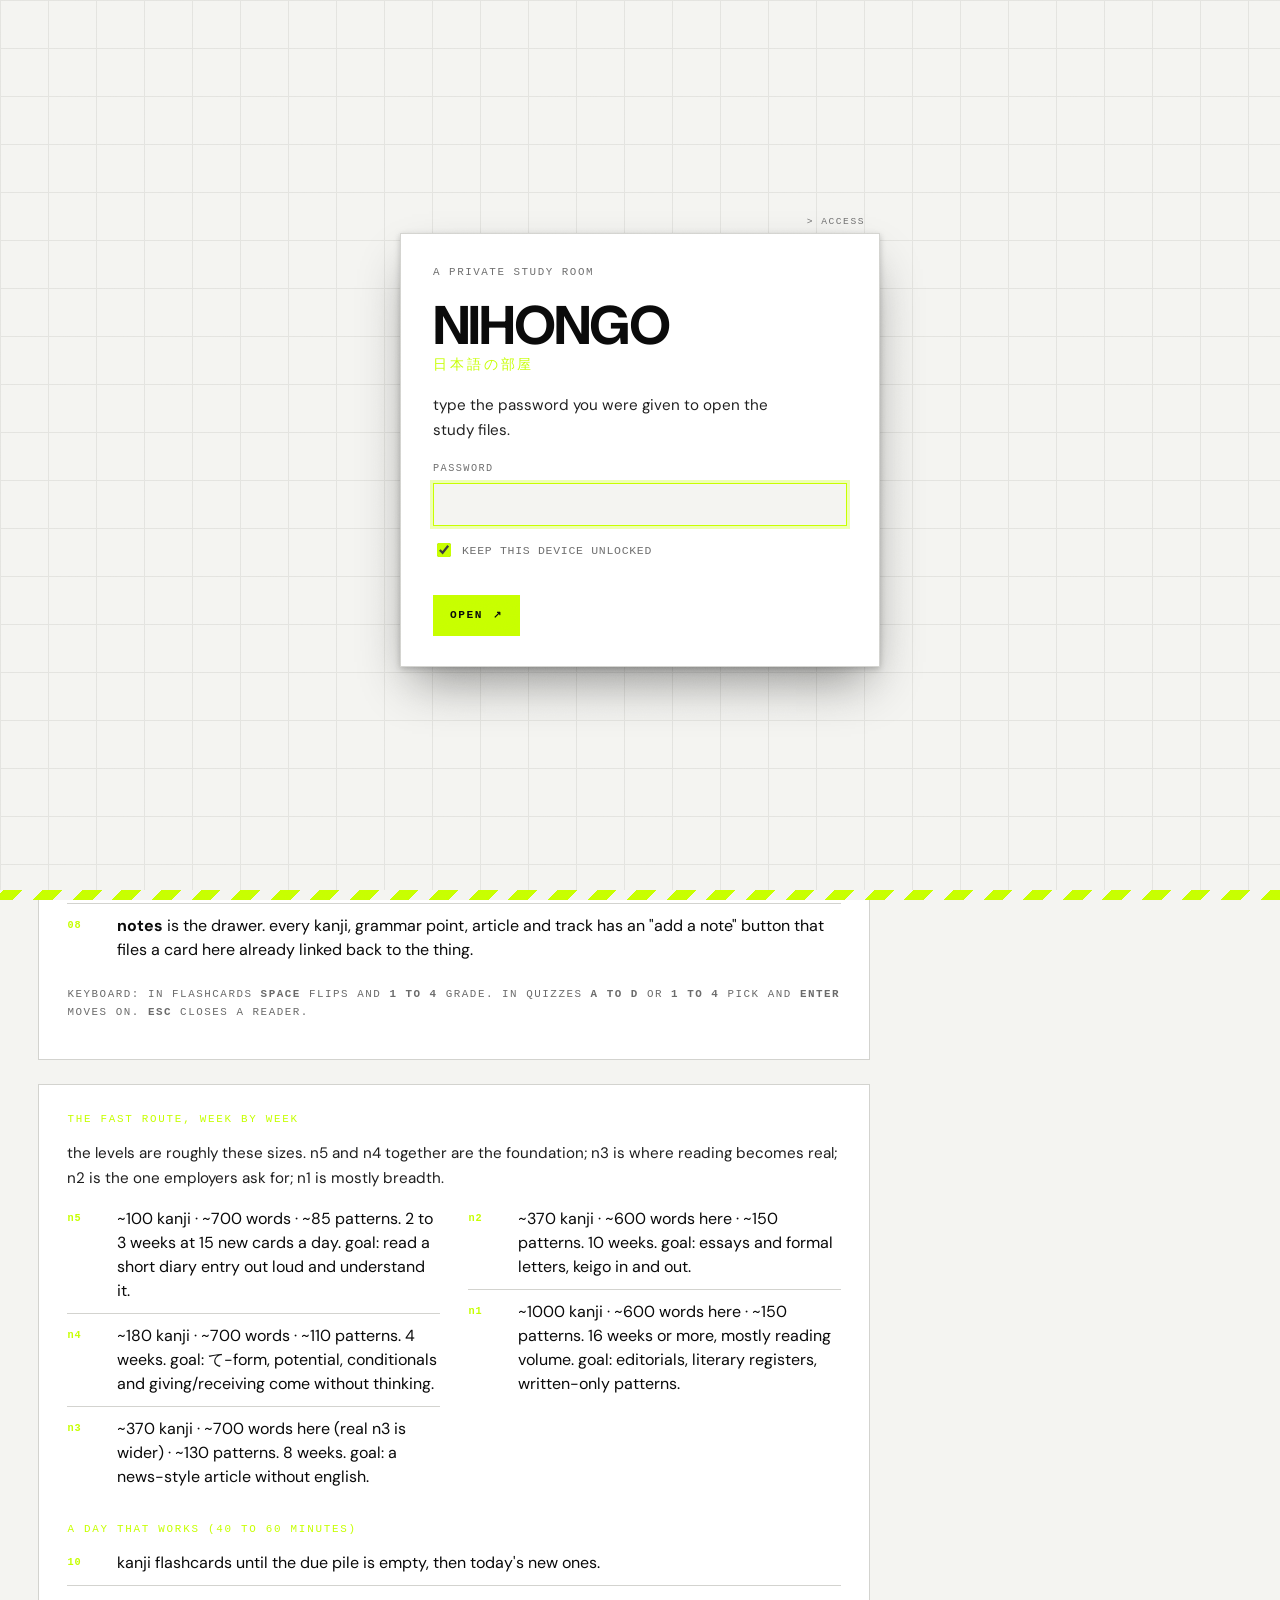
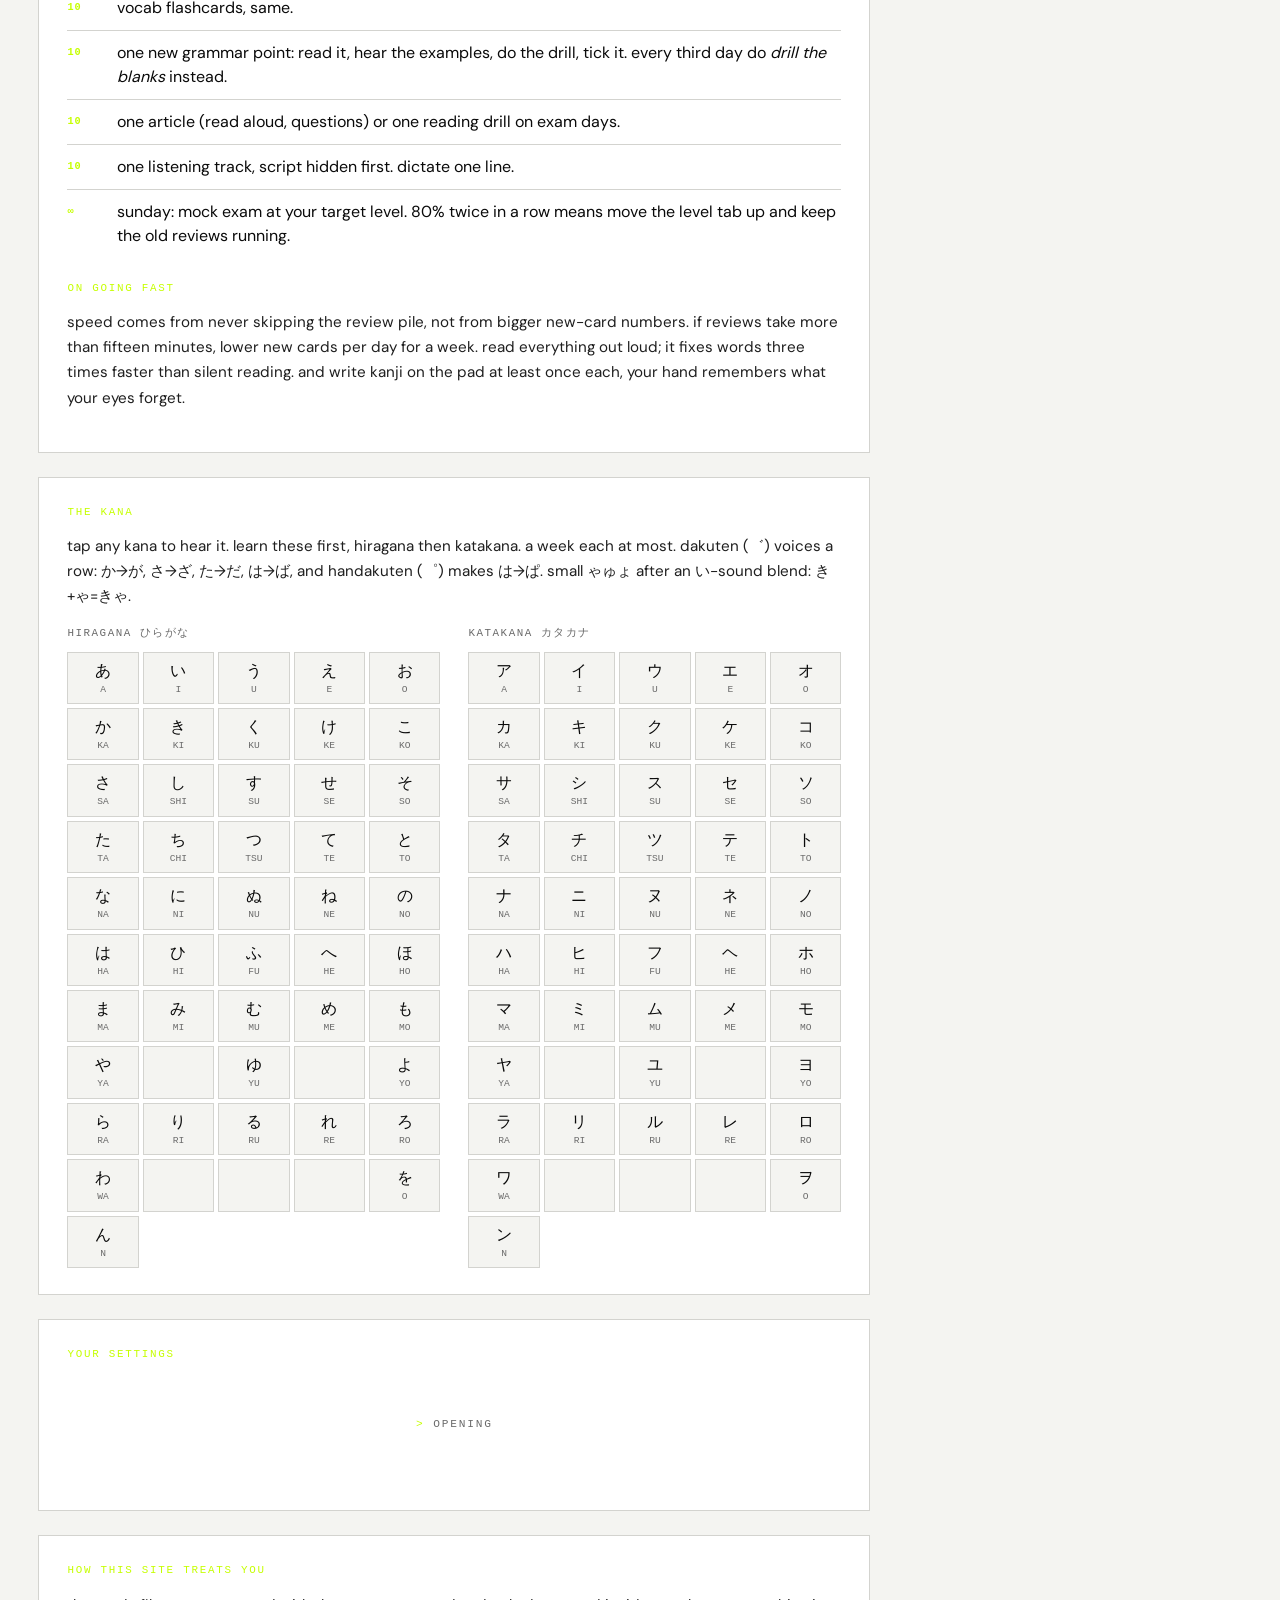
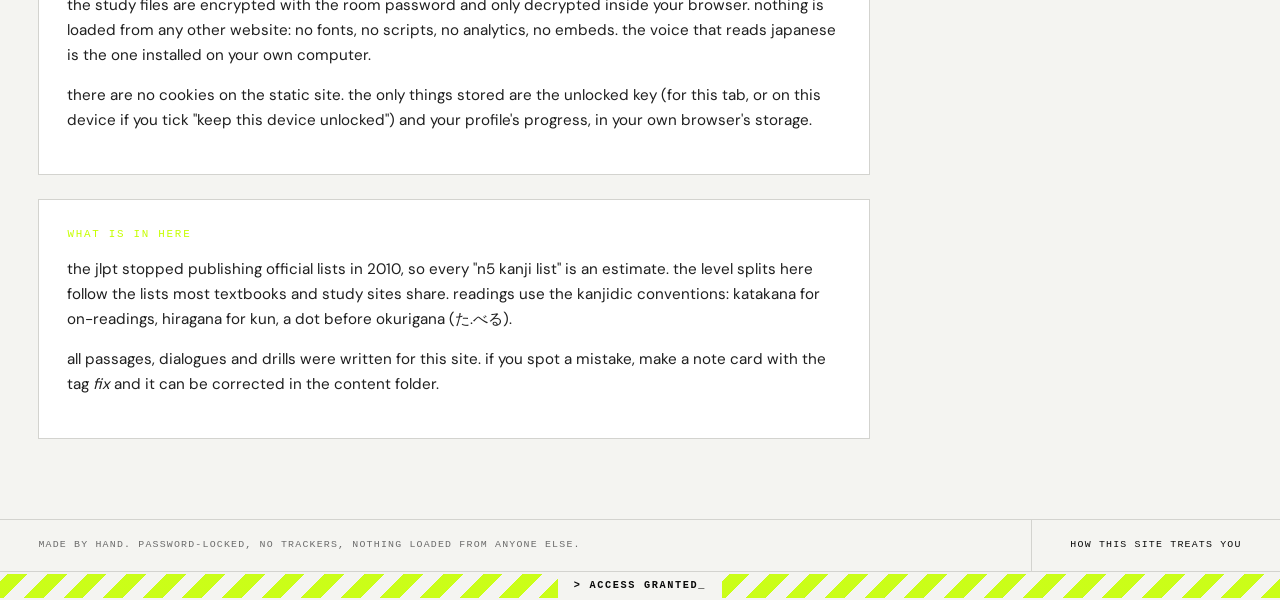
<file: about.html>
<!doctype html>
<html lang="en">
<head>
  <meta charset="utf-8">
  <meta name="viewport" content="width=device-width, initial-scale=1, viewport-fit=cover">
  <meta http-equiv="Content-Security-Policy"
        content="default-src 'none'; script-src 'self'; style-src 'self'; img-src 'self' data:; font-src 'self'; connect-src 'self'; media-src 'self'; form-action 'self'; base-uri 'self'">
  <meta name="referrer" content="no-referrer">
  <meta name="robots" content="noindex, nofollow, noarchive">
  <meta name="color-scheme" content="light dark">
  <title>about · nihongo</title>
  <link rel="stylesheet" href="css/fonts.css?v=20261011012439">
  <link rel="stylesheet" href="css/style.css?v=20261011012439">
  <link rel="stylesheet" href="theme.css?v=20261011012439">
</head>
<body data-page="about">
  <a class="skip" href="#main">Skip to content</a>
  <header class="masthead">
    <a class="masthead-name" href="index.html"><span class="logo-mark" aria-hidden="true"></span><span class="sr">nihongo</span></a>
    <button class="nav-toggle" id="nav-toggle" type="button" aria-expanded="false" aria-controls="primary-nav">menu</button>
    <nav class="masthead-nav" id="primary-nav" aria-label="Primary">
      <a href="daily.html">daily</a><span aria-hidden="true">+</span>
      <a href="index.html">desk</a><span aria-hidden="true">+</span>
      <a href="articles.html">articles</a><span aria-hidden="true">+</span>
      <a href="reading.html">reading</a><span aria-hidden="true">+</span>
      <a href="kanji.html">kanji</a><span aria-hidden="true">+</span>
      <a href="vocab.html">vocab</a><span aria-hidden="true">+</span>
      <a href="grammar.html">grammar</a><span aria-hidden="true">+</span>
      <a href="quiz.html">quizzes</a><span aria-hidden="true">+</span>
      <a href="listening.html">listening</a><span aria-hidden="true">+</span>
      <a href="notes.html">notes</a><span aria-hidden="true">+</span>
      <a href="about.html">about</a><span aria-hidden="true">+</span>
      <button id="furi-toggle" type="button" aria-pressed="true">ふりがな on</button><span aria-hidden="true">+</span>
      <button id="theme-toggle" type="button" aria-pressed="false">light</button>
    </nav>
    <div class="sys" aria-hidden="true">sys_time<br><b id="sys-time">00:00:00</b><br><span id="sys-tz">UTC</span></div>
    <div class="masthead-cta"><a class="btn primary small" href="daily.html">today</a></div>
  </header>

  <main id="main">
    <div class="page-head">
      <div><h1 class="signature">about<span class="jp-title">使い方</span></h1>
      <p class="type">how this room works, the fast route from n5 to n1, the kana, your settings, and how your data is treated.</p></div>
    </div>

    <section class="sheet tilt-l" id="how">
      <h2>how to use the room</h2>
      <ol class="numbered">
        <li><span class="num">01</span><div><b>kanji</b> opens on the grid for your level. tap any character for its readings, words and a space for your own mnemonic. <i>flashcards</i> shows what is due plus today's new ones; grade honestly, the spacing does the rest. <i>writing pad</i> gives you the meaning and asks for the shape. <i>quick quiz</i> is twelve questions.</div></li>
        <li><span class="num">02</span><div><b>vocab</b> works the same way. flashcards run japanese → english by default; switch to english → japanese once a word feels easy.</div></li>
        <li><span class="num">03</span><div><b>grammar</b> lists every pattern with its meaning, how it attaches, examples you can hear, and a short drill. tick a point when it sits right. <i>drill the blanks</i> mixes fifteen questions from the whole level.</div></li>
        <li><span class="num">04</span><div><b>articles</b> are for reading with help: furigana on, dotted words show their meaning on hover, english one tap away. mark as read, answer the questions.</div></li>
        <li><span class="num">05</span><div><b>reading</b> is the exam version: a clock, no furigana, questions, and only afterwards the words and the english.</div></li>
        <li><span class="num">06</span><div><b>listening</b> uses the japanese voice on your own computer. play twice with the script hidden, answer, then reveal and read along. dictation trains one line at a time.</div></li>
        <li><span class="num">07</span><div><b>quizzes</b> build a mix of anything, or sit the mock exam: forty questions in jlpt order with thirty minutes on the clock.</div></li>
        <li><span class="num">08</span><div><b>notes</b> is the drawer. every kanji, grammar point, article and track has an "add a note" button that files a card here already linked back to the thing.</div></li>
      </ol>
      <p class="type small mt14">keyboard: in flashcards <b>space</b> flips and <b>1 to 4</b> grade. in quizzes <b>a to d</b> or <b>1 to 4</b> pick and <b>enter</b> moves on. <b>esc</b> closes a reader.</p>
    </section>

    <section class="sheet tilt-r" id="plan">
      <h2>the fast route, week by week</h2>
      <p class="type">the levels are roughly these sizes. n5 and n4 together are the foundation; n3 is where reading becomes real; n2 is the one employers ask for; n1 is mostly breadth.</p>
      <div class="two-col">
        <ol class="numbered">
          <li><span class="num">n5</span><div>~100 kanji · ~700 words · ~85 patterns. 2 to 3 weeks at 15 new cards a day. goal: read a short diary entry out loud and understand it.</div></li>
          <li><span class="num">n4</span><div>~180 kanji · ~700 words · ~110 patterns. 4 weeks. goal: て-form, potential, conditionals and giving/receiving come without thinking.</div></li>
          <li><span class="num">n3</span><div>~370 kanji · ~700 words here (real n3 is wider) · ~130 patterns. 8 weeks. goal: a news-style article without english.</div></li>
        </ol>
        <ol class="numbered">
          <li><span class="num">n2</span><div>~370 kanji · ~600 words here · ~150 patterns. 10 weeks. goal: essays and formal letters, keigo in and out.</div></li>
          <li><span class="num">n1</span><div>~1000 kanji · ~600 words here · ~150 patterns. 16 weeks or more, mostly reading volume. goal: editorials, literary registers, written-only patterns.</div></li>
        </ol>
      </div>
      <h2 class="mt22">a day that works (40 to 60 minutes)</h2>
      <ol class="numbered">
        <li><span class="num">10</span><div>kanji flashcards until the due pile is empty, then today's new ones.</div></li>
        <li><span class="num">10</span><div>vocab flashcards, same.</div></li>
        <li><span class="num">10</span><div>one new grammar point: read it, hear the examples, do the drill, tick it. every third day do <i>drill the blanks</i> instead.</div></li>
        <li><span class="num">10</span><div>one article (read aloud, questions) or one reading drill on exam days.</div></li>
        <li><span class="num">10</span><div>one listening track, script hidden first. dictate one line.</div></li>
        <li><span class="num">∞</span><div>sunday: mock exam at your target level. 80% twice in a row means move the level tab up and keep the old reviews running.</div></li>
      </ol>
      <h2 class="mt22">on going fast</h2>
      <p class="type">speed comes from never skipping the review pile, not from bigger new-card numbers. if reviews take more than fifteen minutes, lower new cards per day for a week. read everything out loud; it fixes words three times faster than silent reading. and write kanji on the pad at least once each, your hand remembers what your eyes forget.</p>
    </section>

    <section class="sheet tilt-l" id="kana">
      <h2>the kana</h2>
      <p class="type">tap any kana to hear it. learn these first, hiragana then katakana. a week each at most. dakuten (゛) voices a row: か→が, さ→ざ, た→だ, は→ば, and handakuten (゜) makes は→ぱ. small ゃゅょ after an い-sound blend: き+ゃ=きゃ.</p>
      <div class="two-col">
        <div><p class="label">hiragana ひらがな</p><div class="kana-table" id="hiragana"></div></div>
        <div><p class="label">katakana カタカナ</p><div class="kana-table" id="katakana"></div></div>
      </div>
    </section>

    <section class="sheet tilt-r" id="settings">
      <h2>your settings</h2>
      <div id="settings"><p class="loading">opening</p></div>
    </section>

    <section class="sheet tilt-l" id="privacy">
      <h2>how this site treats you</h2>
      <p class="type">the study files are encrypted with the room password and only decrypted inside your browser. nothing is loaded from any other website: no fonts, no scripts, no analytics, no embeds. the voice that reads japanese is the one installed on your own computer.</p>
      <p class="type" id="storage-mode"></p>
      <p class="type">there are no cookies on the static site. the only things stored are the unlocked key (for this tab, or on this device if you tick "keep this device unlocked") and your profile's progress, in your own browser's storage.</p>
    </section>

    <section class="sheet tilt-r" id="credits">
      <h2>what is in here</h2>
      <p class="type">the jlpt stopped publishing official lists in 2010, so every "n5 kanji list" is an estimate. the level splits here follow the lists most textbooks and study sites share. readings use the kanjidic conventions: katakana for on-readings, hiragana for kun, a dot before okurigana (た.べる).</p>
      <p class="type">all passages, dialogues and drills were written for this site. if you spot a mistake, make a note card with the tag <i>fix</i> and it can be corrected in the content folder.</p>
    </section>
  </main>

  <footer class="colophon">
    <span>made by hand. password-locked, no trackers, nothing loaded from anyone else.</span>
    <a href="about.html#privacy">how this site treats you</a>
  </footer>
  <div class="access" aria-hidden="true"><span>&gt; access granted_</span></div>
  <script src="js/vault.js?v=20261011012439"></script>
  <script src="js/store.js?v=20261011012439"></script>
  <script src="js/app.js?v=20261011012439" defer></script>
  <script src="js/adapt.js?v=20261011012439" defer></script>
  <script src="js/about.js?v=20261011012439" defer></script>
</body>
</html>
</file>
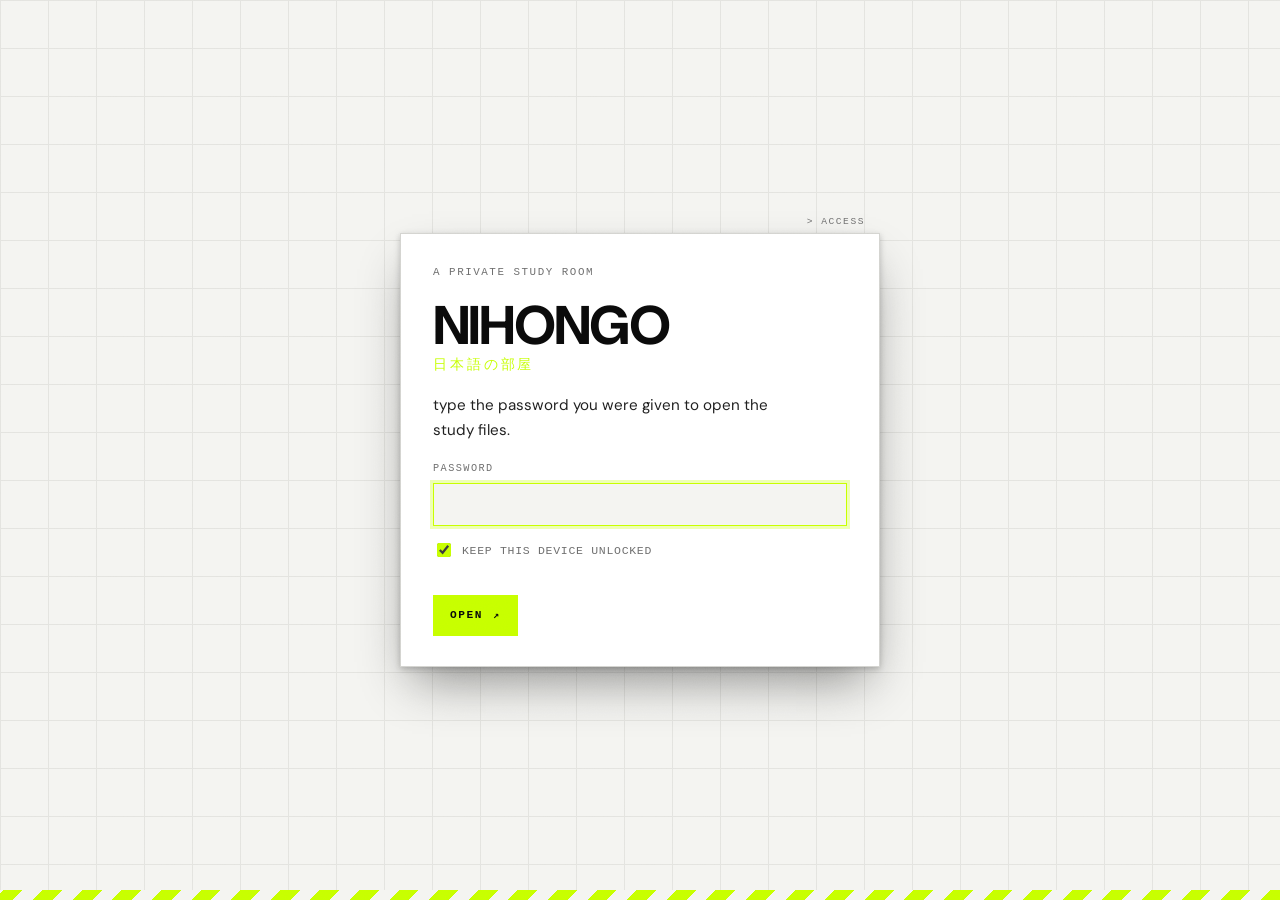
<file: articles.html>
<!doctype html>
<html lang="en">
<head>
  <meta charset="utf-8">
  <meta name="viewport" content="width=device-width, initial-scale=1, viewport-fit=cover">
  <meta http-equiv="Content-Security-Policy"
        content="default-src 'none'; script-src 'self'; style-src 'self'; img-src 'self' data:; font-src 'self'; connect-src 'self'; media-src 'self'; form-action 'self'; base-uri 'self'">
  <meta name="referrer" content="no-referrer">
  <meta name="robots" content="noindex, nofollow, noarchive">
  <meta name="color-scheme" content="light dark">
  <title>articles · nihongo</title>
  <link rel="stylesheet" href="css/fonts.css?v=20261011012439">
  <link rel="stylesheet" href="css/style.css?v=20261011012439">
  <link rel="stylesheet" href="theme.css?v=20261011012439">
</head>
<body data-page="articles">
  <a class="skip" href="#main">Skip to content</a>
  <header class="masthead">
    <a class="masthead-name" href="index.html"><span class="logo-mark" aria-hidden="true"></span><span class="sr">nihongo</span></a>
    <button class="nav-toggle" id="nav-toggle" type="button" aria-expanded="false" aria-controls="primary-nav">menu</button>
    <nav class="masthead-nav" id="primary-nav" aria-label="Primary">
      <a href="daily.html">daily</a><span aria-hidden="true">+</span>
      <a href="index.html">desk</a><span aria-hidden="true">+</span>
      <a href="articles.html">articles</a><span aria-hidden="true">+</span>
      <a href="reading.html">reading</a><span aria-hidden="true">+</span>
      <a href="kanji.html">kanji</a><span aria-hidden="true">+</span>
      <a href="vocab.html">vocab</a><span aria-hidden="true">+</span>
      <a href="grammar.html">grammar</a><span aria-hidden="true">+</span>
      <a href="quiz.html">quizzes</a><span aria-hidden="true">+</span>
      <a href="listening.html">listening</a><span aria-hidden="true">+</span>
      <a href="notes.html">notes</a><span aria-hidden="true">+</span>
      <a href="about.html">about</a><span aria-hidden="true">+</span>
      <button id="furi-toggle" type="button" aria-pressed="true">ふりがな on</button><span aria-hidden="true">+</span>
      <button id="theme-toggle" type="button" aria-pressed="false">light</button>
    </nav>
    <div class="sys" aria-hidden="true">sys_time<br><b id="sys-time">00:00:00</b><br><span id="sys-tz">UTC</span></div>
    <div class="masthead-cta"><a class="btn primary small" href="daily.html">today</a></div>
  </header>

  <main id="main">
    <div class="page-head">
      <div><h1 class="signature">articles<span class="jp-title">記事</span></h1>
      <p class="type">stories, diaries, letters, news pieces and essays written for each level. tap a card to read it with furigana, hover a dotted word for its meaning, then answer the questions at the end.</p></div>
    </div>
    <div class="levels" id="levels"></div>
    <div class="toolbar">
      <input class="input" id="search" type="search" placeholder="search titles, tags, words" aria-label="search">
      <div class="modes" id="kinds"></div>
    </div>
    <ul class="gallery" id="gallery"></ul>
    <p class="empty" id="empty" hidden>nothing here yet for this level.</p>
  </main>

  <footer class="colophon">
    <span>made by hand. password-locked, no trackers, nothing loaded from anyone else.</span>
    <a href="about.html#privacy">how this site treats you</a>
  </footer>
  <div class="access" aria-hidden="true"><span>&gt; access granted_</span></div>
  <script src="js/vault.js?v=20261011012439"></script>
  <script src="js/store.js?v=20261011012439"></script>
  <script src="js/app.js?v=20261011012439" defer></script>
  <script src="js/reader.js?v=20261011012439" defer></script>
  <script src="js/articles.js?v=20261011012439" defer></script>
</body>
</html>
</file>
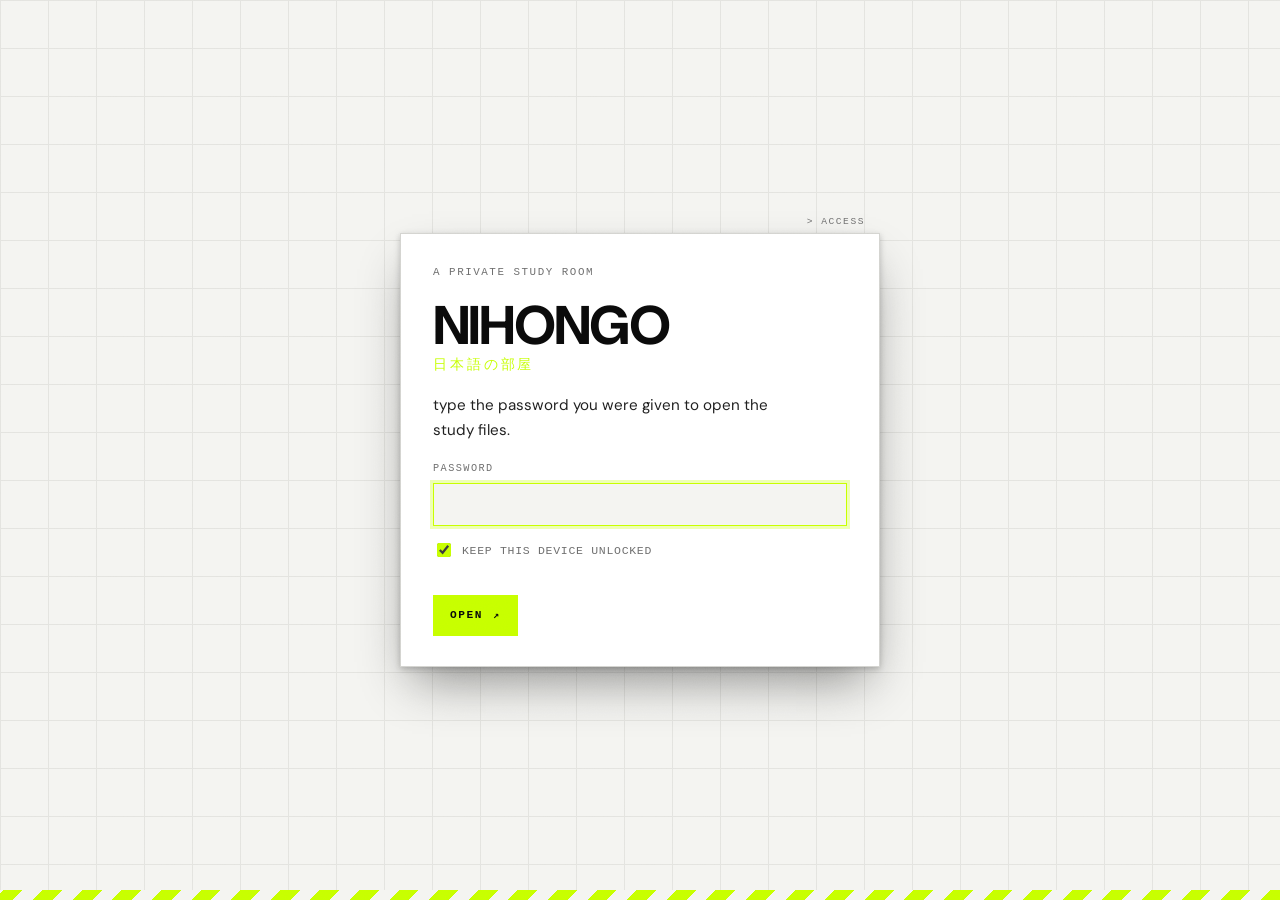
<file: daily.html>
<!doctype html>
<html lang="en">
<head>
  <meta charset="utf-8">
  <meta name="viewport" content="width=device-width, initial-scale=1, viewport-fit=cover">
  <meta http-equiv="Content-Security-Policy"
        content="default-src 'none'; script-src 'self'; style-src 'self'; img-src 'self' data:; font-src 'self'; connect-src 'self'; media-src 'self'; form-action 'self'; base-uri 'self'">
  <meta name="referrer" content="no-referrer">
  <meta name="robots" content="noindex, nofollow, noarchive">
  <meta name="color-scheme" content="light dark">
  <title>daily · nihongo</title>
  <link rel="stylesheet" href="css/fonts.css?v=20261011012439">
  <link rel="stylesheet" href="css/style.css?v=20261011012439">
  <link rel="stylesheet" href="theme.css?v=20261011012439">
</head>
<body data-page="daily">
  <a class="skip" href="#main">Skip to content</a>
  <header class="masthead">
    <a class="masthead-name" href="index.html"><span class="logo-mark" aria-hidden="true"></span><span class="sr">nihongo</span></a>
    <button class="nav-toggle" id="nav-toggle" type="button" aria-expanded="false" aria-controls="primary-nav">menu</button>
    <nav class="masthead-nav" id="primary-nav" aria-label="Primary">
      <a href="daily.html">daily</a><span aria-hidden="true">+</span>
      <a href="index.html">desk</a><span aria-hidden="true">+</span>
      <a href="articles.html">articles</a><span aria-hidden="true">+</span>
      <a href="reading.html">reading</a><span aria-hidden="true">+</span>
      <a href="kanji.html">kanji</a><span aria-hidden="true">+</span>
      <a href="vocab.html">vocab</a><span aria-hidden="true">+</span>
      <a href="grammar.html">grammar</a><span aria-hidden="true">+</span>
      <a href="quiz.html">quizzes</a><span aria-hidden="true">+</span>
      <a href="listening.html">listening</a><span aria-hidden="true">+</span>
      <a href="notes.html">notes</a><span aria-hidden="true">+</span>
      <a href="about.html">about</a><span aria-hidden="true">+</span>
      <button id="furi-toggle" type="button" aria-pressed="true">ふりがな on</button><span aria-hidden="true">+</span>
      <button id="theme-toggle" type="button" aria-pressed="false">light</button>
    </nav>
    <div class="sys" aria-hidden="true">sys_time<br><b id="sys-time">00:00:00</b><br><span id="sys-tz">UTC</span></div>
    <div class="masthead-cta"><a class="btn primary small" href="daily.html">today</a></div>
  </header>

  <main id="main">
    <div class="page-head">
      <div><h1 class="signature">daily<span class="jp-title">今日の練習</span></h1>
      <p class="type">one sitting, seven steps: kanji, vocab, one grammar point, an article, a reading drill, a listening track and a quiz. each step is chosen from what you missed before. leave and come back any time; it remembers where you were.</p></div>
    </div>
    <div class="rail" id="rail"></div>
    <section class="why" id="why-wrap">
      <h2 class="type-head"><span class="num">//</span><span>why today looks like this</span></h2>
      <div id="why"></div>
    </section>
    <div id="stage"><p class="loading">opening the files</p></div>
  </main>

  <footer class="colophon">
    <span>made by hand. password-locked, no trackers, nothing loaded from anyone else.</span>
    <a href="about.html#privacy">how this site treats you</a>
  </footer>
  <div class="access" aria-hidden="true"><span>&gt; access granted_</span></div>
  <script src="js/vault.js?v=20261011012439"></script>
  <script src="js/store.js?v=20261011012439"></script>
  <script src="js/app.js?v=20261011012439" defer></script>
  <script src="js/adapt.js?v=20261011012439" defer></script>
  <script src="js/flash.js?v=20261011012439" defer></script>
  <script src="js/quizgen.js?v=20261011012439" defer></script>
  <script src="js/reader.js?v=20261011012439" defer></script>
  <script src="js/gpoint.js?v=20261011012439" defer></script>
  <script src="js/daily.js?v=20261011012439" defer></script>
</body>
</html>
</file>
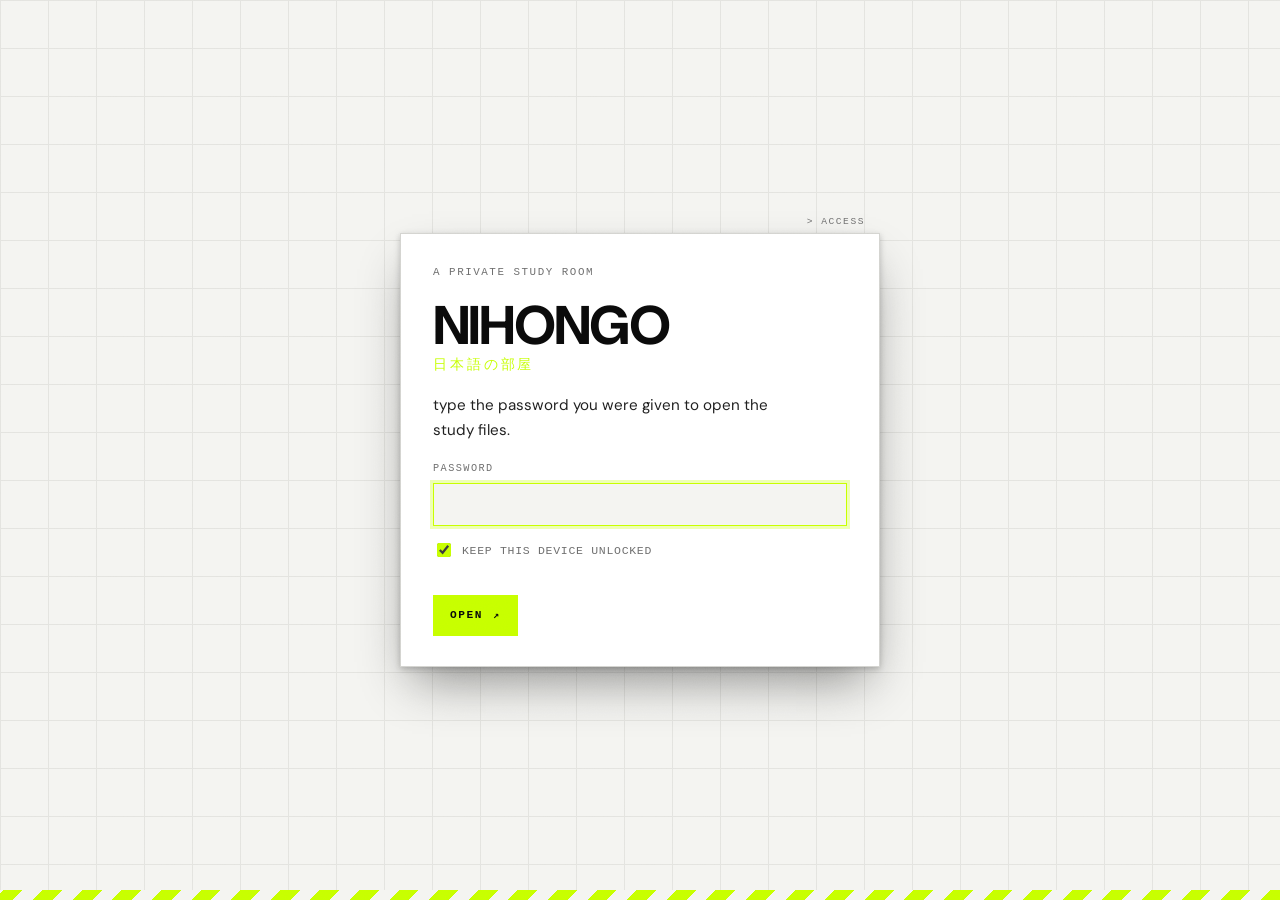
<file: grammar.html>
<!doctype html>
<html lang="en">
<head>
  <meta charset="utf-8">
  <meta name="viewport" content="width=device-width, initial-scale=1, viewport-fit=cover">
  <meta http-equiv="Content-Security-Policy"
        content="default-src 'none'; script-src 'self'; style-src 'self'; img-src 'self' data:; font-src 'self'; connect-src 'self'; media-src 'self'; form-action 'self'; base-uri 'self'">
  <meta name="referrer" content="no-referrer">
  <meta name="robots" content="noindex, nofollow, noarchive">
  <meta name="color-scheme" content="light dark">
  <title>grammar · nihongo</title>
  <link rel="stylesheet" href="css/fonts.css?v=20261011012439">
  <link rel="stylesheet" href="css/style.css?v=20261011012439">
  <link rel="stylesheet" href="theme.css?v=20261011012439">
</head>
<body data-page="grammar">
  <a class="skip" href="#main">Skip to content</a>
  <header class="masthead">
    <a class="masthead-name" href="index.html"><span class="logo-mark" aria-hidden="true"></span><span class="sr">nihongo</span></a>
    <button class="nav-toggle" id="nav-toggle" type="button" aria-expanded="false" aria-controls="primary-nav">menu</button>
    <nav class="masthead-nav" id="primary-nav" aria-label="Primary">
      <a href="daily.html">daily</a><span aria-hidden="true">+</span>
      <a href="index.html">desk</a><span aria-hidden="true">+</span>
      <a href="articles.html">articles</a><span aria-hidden="true">+</span>
      <a href="reading.html">reading</a><span aria-hidden="true">+</span>
      <a href="kanji.html">kanji</a><span aria-hidden="true">+</span>
      <a href="vocab.html">vocab</a><span aria-hidden="true">+</span>
      <a href="grammar.html">grammar</a><span aria-hidden="true">+</span>
      <a href="quiz.html">quizzes</a><span aria-hidden="true">+</span>
      <a href="listening.html">listening</a><span aria-hidden="true">+</span>
      <a href="notes.html">notes</a><span aria-hidden="true">+</span>
      <a href="about.html">about</a><span aria-hidden="true">+</span>
      <button id="furi-toggle" type="button" aria-pressed="true">ふりがな on</button><span aria-hidden="true">+</span>
      <button id="theme-toggle" type="button" aria-pressed="false">light</button>
    </nav>
    <div class="sys" aria-hidden="true">sys_time<br><b id="sys-time">00:00:00</b><br><span id="sys-tz">UTC</span></div>
    <div class="masthead-cta"><a class="btn primary small" href="daily.html">today</a></div>
  </header>

  <main id="main">
    <div class="page-head">
      <div><h1 class="signature">grammar<span class="jp-title">文法</span></h1>
      <p class="type">each pattern with its meaning, how it attaches, example sentences and a short drill. tick a point when it sits right; the drills come back in the quizzes.</p></div>
    </div>
    <div class="levels" id="levels"></div>
    <div class="toolbar">
      <div class="modes" id="modes"></div>
      <span class="spacer"></span>
      <input class="input" id="search" type="search" placeholder="search a pattern or meaning" aria-label="search">
    </div>
    <div id="view"></div>
  </main>

  <footer class="colophon">
    <span>made by hand. password-locked, no trackers, nothing loaded from anyone else.</span>
    <a href="about.html#privacy">how this site treats you</a>
  </footer>
  <div class="access" aria-hidden="true"><span>&gt; access granted_</span></div>
  <script src="js/vault.js?v=20261011012439"></script>
  <script src="js/store.js?v=20261011012439"></script>
  <script src="js/app.js?v=20261011012439" defer></script>
  <script src="js/adapt.js?v=20261011012439" defer></script>
  <script src="js/gpoint.js?v=20261011012439" defer></script>
  <script src="js/quizgen.js?v=20261011012439" defer></script>
  <script src="js/grammar.js?v=20261011012439" defer></script>
</body>
</html>
</file>
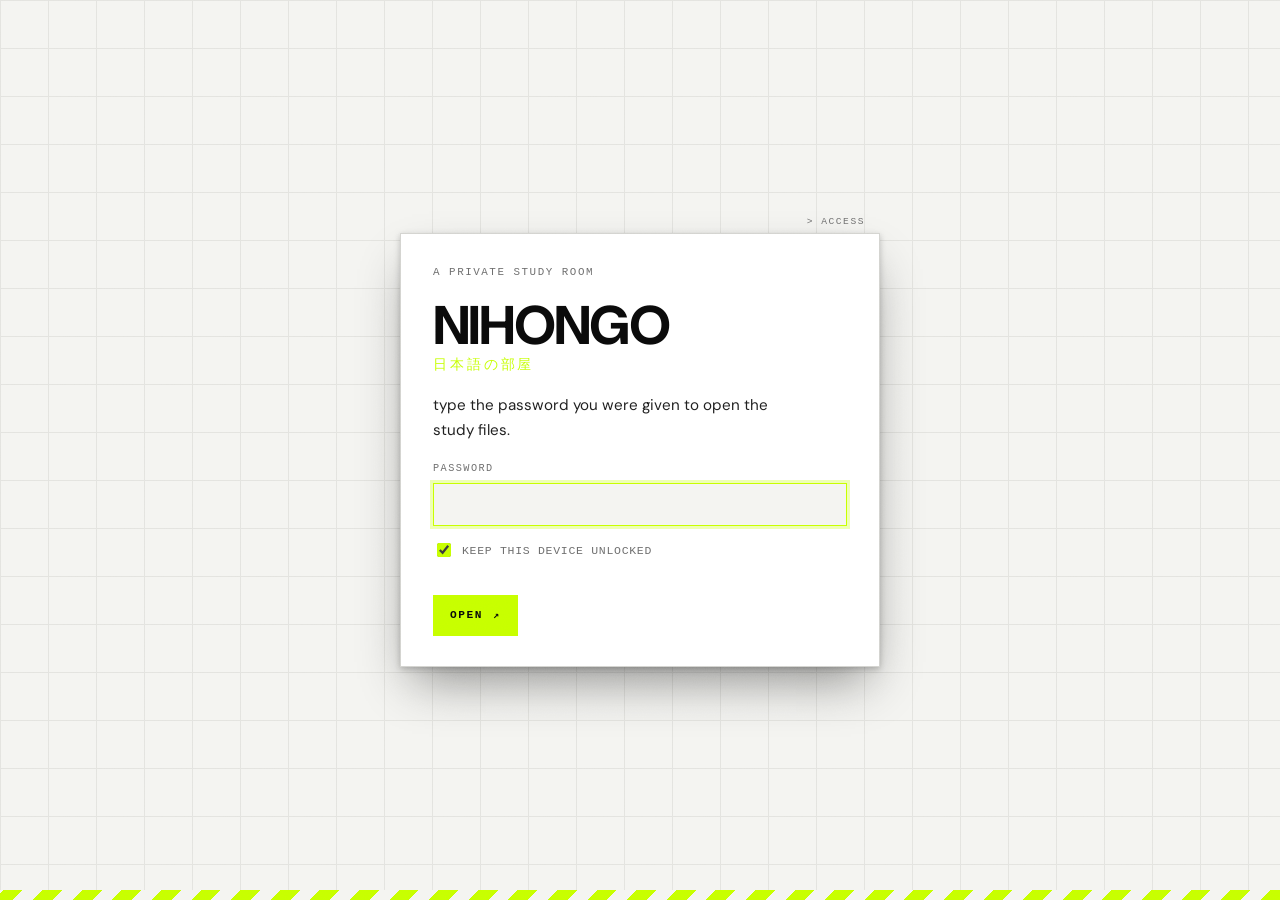
<file: kanji.html>
<!doctype html>
<html lang="en">
<head>
  <meta charset="utf-8">
  <meta name="viewport" content="width=device-width, initial-scale=1, viewport-fit=cover">
  <meta http-equiv="Content-Security-Policy"
        content="default-src 'none'; script-src 'self'; style-src 'self'; img-src 'self' data:; font-src 'self'; connect-src 'self'; media-src 'self'; form-action 'self'; base-uri 'self'">
  <meta name="referrer" content="no-referrer">
  <meta name="robots" content="noindex, nofollow, noarchive">
  <meta name="color-scheme" content="light dark">
  <title>kanji · nihongo</title>
  <link rel="stylesheet" href="css/fonts.css?v=20261011012439">
  <link rel="stylesheet" href="css/style.css?v=20261011012439">
  <link rel="stylesheet" href="theme.css?v=20261011012439">
</head>
<body data-page="kanji">
  <a class="skip" href="#main">Skip to content</a>
  <header class="masthead">
    <a class="masthead-name" href="index.html"><span class="logo-mark" aria-hidden="true"></span><span class="sr">nihongo</span></a>
    <button class="nav-toggle" id="nav-toggle" type="button" aria-expanded="false" aria-controls="primary-nav">menu</button>
    <nav class="masthead-nav" id="primary-nav" aria-label="Primary">
      <a href="daily.html">daily</a><span aria-hidden="true">+</span>
      <a href="index.html">desk</a><span aria-hidden="true">+</span>
      <a href="articles.html">articles</a><span aria-hidden="true">+</span>
      <a href="reading.html">reading</a><span aria-hidden="true">+</span>
      <a href="kanji.html">kanji</a><span aria-hidden="true">+</span>
      <a href="vocab.html">vocab</a><span aria-hidden="true">+</span>
      <a href="grammar.html">grammar</a><span aria-hidden="true">+</span>
      <a href="quiz.html">quizzes</a><span aria-hidden="true">+</span>
      <a href="listening.html">listening</a><span aria-hidden="true">+</span>
      <a href="notes.html">notes</a><span aria-hidden="true">+</span>
      <a href="about.html">about</a><span aria-hidden="true">+</span>
      <button id="furi-toggle" type="button" aria-pressed="true">ふりがな on</button><span aria-hidden="true">+</span>
      <button id="theme-toggle" type="button" aria-pressed="false">light</button>
    </nav>
    <div class="sys" aria-hidden="true">sys_time<br><b id="sys-time">00:00:00</b><br><span id="sys-tz">UTC</span></div>
    <div class="masthead-cta"><a class="btn primary small" href="daily.html">today</a></div>
  </header>

  <main id="main">
    <div class="page-head">
      <div><h1 class="signature">kanji<span class="jp-title">漢字</span></h1>
      <p class="type">every character for the level with readings, stroke count and the words it lives in. learn them as flashcards (spaced so you see the hard ones more), write them on the pad, then quiz yourself.</p></div>
    </div>
    <div class="levels" id="levels"></div>
    <div class="toolbar">
      <div class="modes" id="modes"></div>
      <span class="spacer"></span>
      <input class="input" id="search" type="search" placeholder="search kanji, reading, meaning" aria-label="search">
    </div>
    <div id="view"></div>
  </main>

  <footer class="colophon">
    <span>made by hand. password-locked, no trackers, nothing loaded from anyone else.</span>
    <a href="about.html#privacy">how this site treats you</a>
  </footer>
  <div class="access" aria-hidden="true"><span>&gt; access granted_</span></div>
  <script src="js/vault.js?v=20261011012439"></script>
  <script src="js/store.js?v=20261011012439"></script>
  <script src="js/app.js?v=20261011012439" defer></script>
  <script src="js/adapt.js?v=20261011012439" defer></script>
  <script src="js/flash.js?v=20261011012439" defer></script>
  <script src="js/quizgen.js?v=20261011012439" defer></script>
  <script src="js/kanji.js?v=20261011012439" defer></script>
</body>
</html>
</file>
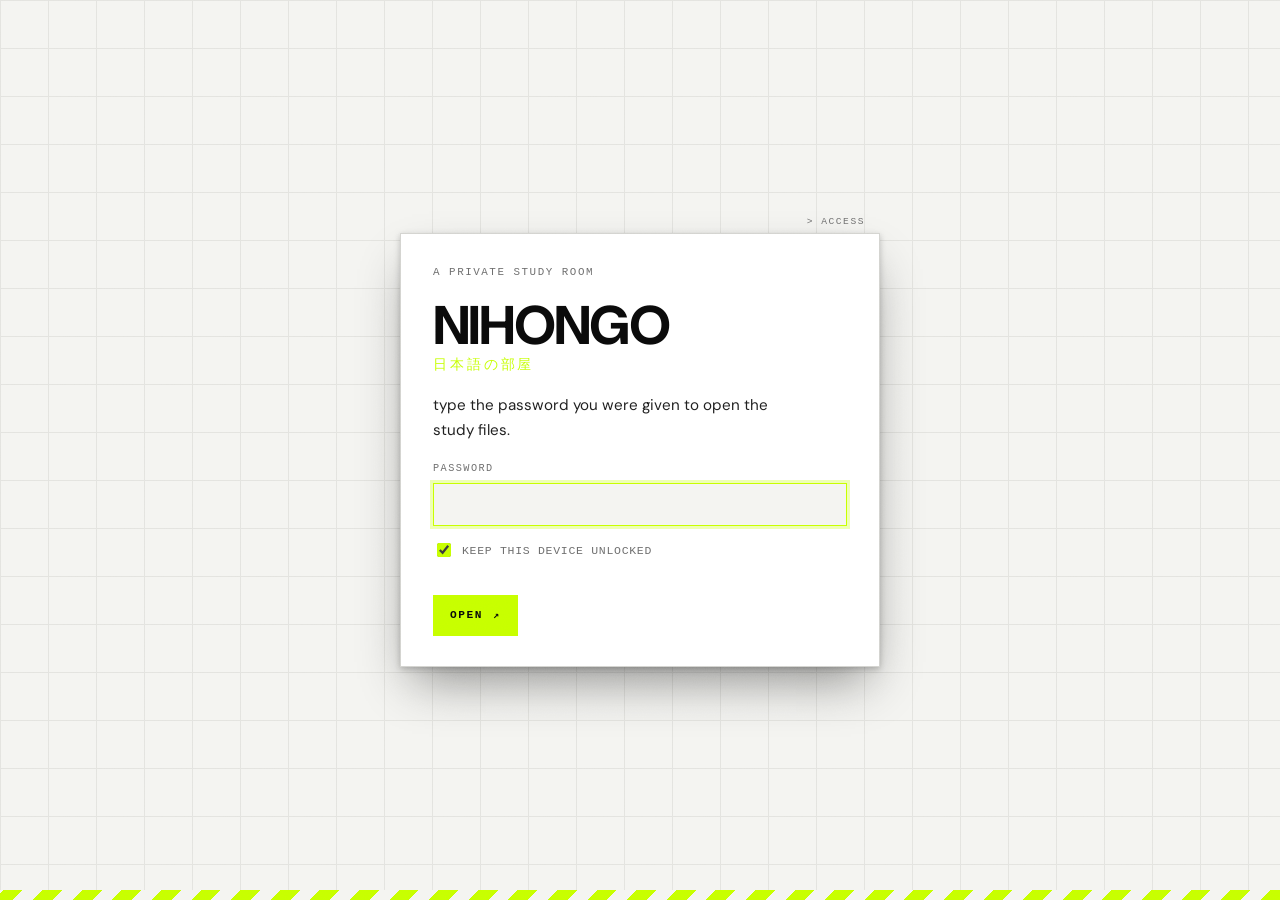
<file: listening.html>
<!doctype html>
<html lang="en">
<head>
  <meta charset="utf-8">
  <meta name="viewport" content="width=device-width, initial-scale=1, viewport-fit=cover">
  <meta http-equiv="Content-Security-Policy"
        content="default-src 'none'; script-src 'self'; style-src 'self'; img-src 'self' data:; font-src 'self'; connect-src 'self'; media-src 'self'; form-action 'self'; base-uri 'self'">
  <meta name="referrer" content="no-referrer">
  <meta name="robots" content="noindex, nofollow, noarchive">
  <meta name="color-scheme" content="light dark">
  <title>listening · nihongo</title>
  <link rel="stylesheet" href="css/fonts.css?v=20261011012439">
  <link rel="stylesheet" href="css/style.css?v=20261011012439">
  <link rel="stylesheet" href="theme.css?v=20261011012439">
</head>
<body data-page="listening">
  <a class="skip" href="#main">Skip to content</a>
  <header class="masthead">
    <a class="masthead-name" href="index.html"><span class="logo-mark" aria-hidden="true"></span><span class="sr">nihongo</span></a>
    <button class="nav-toggle" id="nav-toggle" type="button" aria-expanded="false" aria-controls="primary-nav">menu</button>
    <nav class="masthead-nav" id="primary-nav" aria-label="Primary">
      <a href="daily.html">daily</a><span aria-hidden="true">+</span>
      <a href="index.html">desk</a><span aria-hidden="true">+</span>
      <a href="articles.html">articles</a><span aria-hidden="true">+</span>
      <a href="reading.html">reading</a><span aria-hidden="true">+</span>
      <a href="kanji.html">kanji</a><span aria-hidden="true">+</span>
      <a href="vocab.html">vocab</a><span aria-hidden="true">+</span>
      <a href="grammar.html">grammar</a><span aria-hidden="true">+</span>
      <a href="quiz.html">quizzes</a><span aria-hidden="true">+</span>
      <a href="listening.html">listening</a><span aria-hidden="true">+</span>
      <a href="notes.html">notes</a><span aria-hidden="true">+</span>
      <a href="about.html">about</a><span aria-hidden="true">+</span>
      <button id="furi-toggle" type="button" aria-pressed="true">ふりがな on</button><span aria-hidden="true">+</span>
      <button id="theme-toggle" type="button" aria-pressed="false">light</button>
    </nav>
    <div class="sys" aria-hidden="true">sys_time<br><b id="sys-time">00:00:00</b><br><span id="sys-tz">UTC</span></div>
    <div class="masthead-cta"><a class="btn primary small" href="daily.html">today</a></div>
  </header>

  <main id="main">
    <div class="page-head">
      <div><h1 class="signature">listening<span class="jp-title">聴解</span></h1>
      <p class="type">dialogues and announcements read aloud by your computer's own japanese voice. listen, answer, then reveal the script. there is a dictation mode for training your ear line by line.</p></div>
    </div>
    <div class="levels" id="levels"></div>
    <div id="list"></div>
    <div id="player" hidden></div>
  </main>

  <footer class="colophon">
    <span>made by hand. password-locked, no trackers, nothing loaded from anyone else.</span>
    <a href="about.html#privacy">how this site treats you</a>
  </footer>
  <div class="access" aria-hidden="true"><span>&gt; access granted_</span></div>
  <script src="js/vault.js?v=20261011012439"></script>
  <script src="js/store.js?v=20261011012439"></script>
  <script src="js/app.js?v=20261011012439" defer></script>
  <script src="js/reader.js?v=20261011012439" defer></script>
  <script src="js/listening.js?v=20261011012439" defer></script>
</body>
</html>
</file>
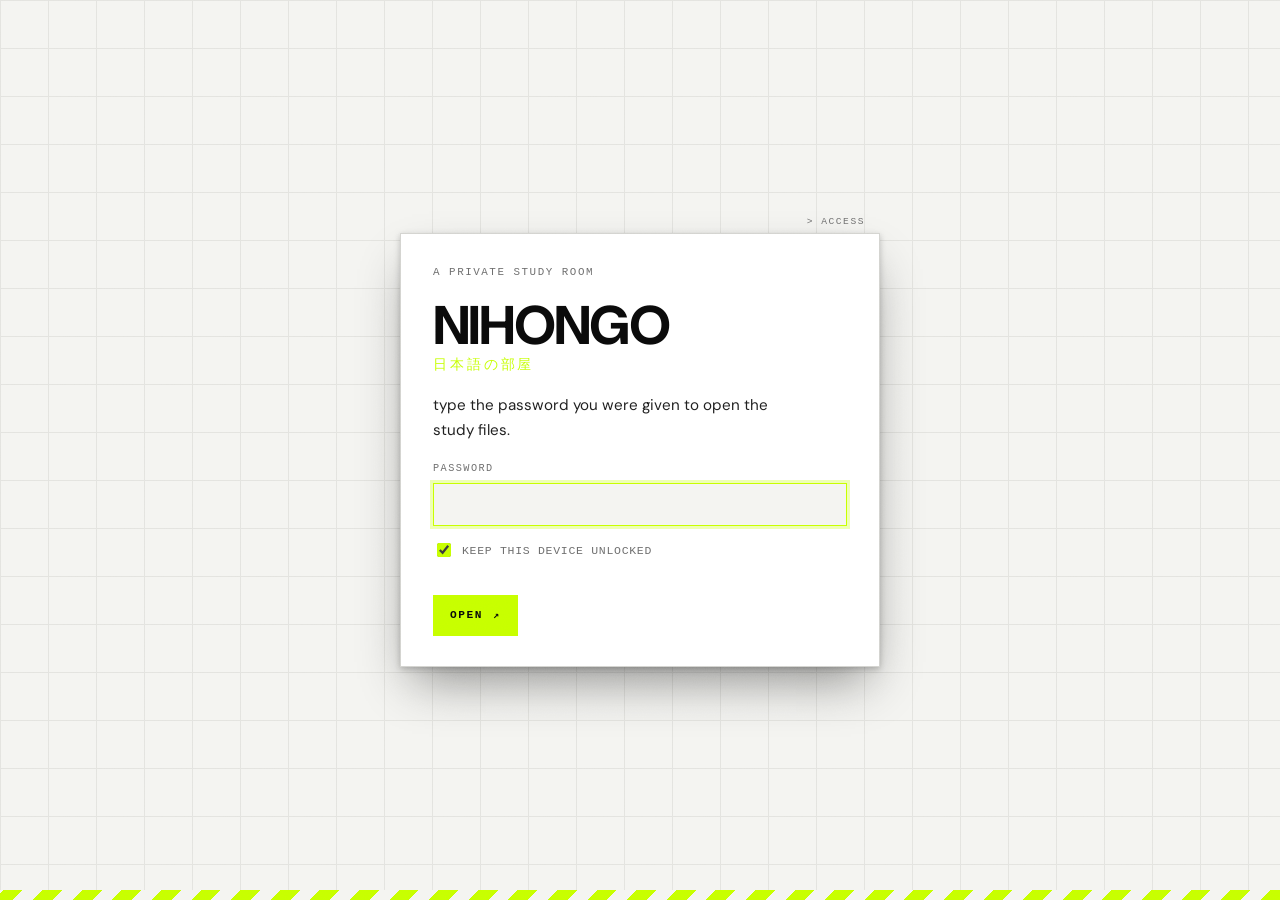
<file: notes.html>
<!doctype html>
<html lang="en">
<head>
  <meta charset="utf-8">
  <meta name="viewport" content="width=device-width, initial-scale=1, viewport-fit=cover">
  <meta http-equiv="Content-Security-Policy"
        content="default-src 'none'; script-src 'self'; style-src 'self'; img-src 'self' data:; font-src 'self'; connect-src 'self'; media-src 'self'; form-action 'self'; base-uri 'self'">
  <meta name="referrer" content="no-referrer">
  <meta name="robots" content="noindex, nofollow, noarchive">
  <meta name="color-scheme" content="light dark">
  <title>notes · nihongo</title>
  <link rel="stylesheet" href="css/fonts.css?v=20261011012439">
  <link rel="stylesheet" href="css/style.css?v=20261011012439">
  <link rel="stylesheet" href="theme.css?v=20261011012439">
</head>
<body data-page="notes">
  <a class="skip" href="#main">Skip to content</a>
  <header class="masthead">
    <a class="masthead-name" href="index.html"><span class="logo-mark" aria-hidden="true"></span><span class="sr">nihongo</span></a>
    <button class="nav-toggle" id="nav-toggle" type="button" aria-expanded="false" aria-controls="primary-nav">menu</button>
    <nav class="masthead-nav" id="primary-nav" aria-label="Primary">
      <a href="daily.html">daily</a><span aria-hidden="true">+</span>
      <a href="index.html">desk</a><span aria-hidden="true">+</span>
      <a href="articles.html">articles</a><span aria-hidden="true">+</span>
      <a href="reading.html">reading</a><span aria-hidden="true">+</span>
      <a href="kanji.html">kanji</a><span aria-hidden="true">+</span>
      <a href="vocab.html">vocab</a><span aria-hidden="true">+</span>
      <a href="grammar.html">grammar</a><span aria-hidden="true">+</span>
      <a href="quiz.html">quizzes</a><span aria-hidden="true">+</span>
      <a href="listening.html">listening</a><span aria-hidden="true">+</span>
      <a href="notes.html">notes</a><span aria-hidden="true">+</span>
      <a href="about.html">about</a><span aria-hidden="true">+</span>
      <button id="furi-toggle" type="button" aria-pressed="true">ふりがな on</button><span aria-hidden="true">+</span>
      <button id="theme-toggle" type="button" aria-pressed="false">light</button>
    </nav>
    <div class="sys" aria-hidden="true">sys_time<br><b id="sys-time">00:00:00</b><br><span id="sys-tz">UTC</span></div>
    <div class="masthead-cta"><a class="btn primary small" href="daily.html">today</a></div>
  </header>

  <main id="main">
    <div class="page-head">
      <div><h1 class="signature">notes<span class="jp-title">ノート</span></h1>
      <p class="type">a drawer of index cards. each note gets a number and files itself behind a letter tab. pull a card to read or edit it. kanji, grammar points and articles can send a card here with one click.</p></div>
    </div>
    <div class="note-list-tools">
      <button class="btn primary" id="new-note" type="button">new card</button>
      <input class="input" id="search" type="search" placeholder="find a card" aria-label="search notes">
      <span class="spacer"></span>
      <button class="btn quiet small" id="sort" type="button" aria-pressed="false">sort by number</button>
    </div>
    <div class="cabinet-wrap">
      <div class="cabinet" id="cabinet"></div>
      <div id="sheet"></div>
    </div>
  </main>

  <footer class="colophon">
    <span>made by hand. password-locked, no trackers, nothing loaded from anyone else.</span>
    <a href="about.html#privacy">how this site treats you</a>
  </footer>
  <div class="access" aria-hidden="true"><span>&gt; access granted_</span></div>
  <script src="js/vault.js?v=20261011012439"></script>
  <script src="js/store.js?v=20261011012439"></script>
  <script src="js/app.js?v=20261011012439" defer></script>
  <script src="js/notes.js?v=20261011012439" defer></script>
</body>
</html>
</file>
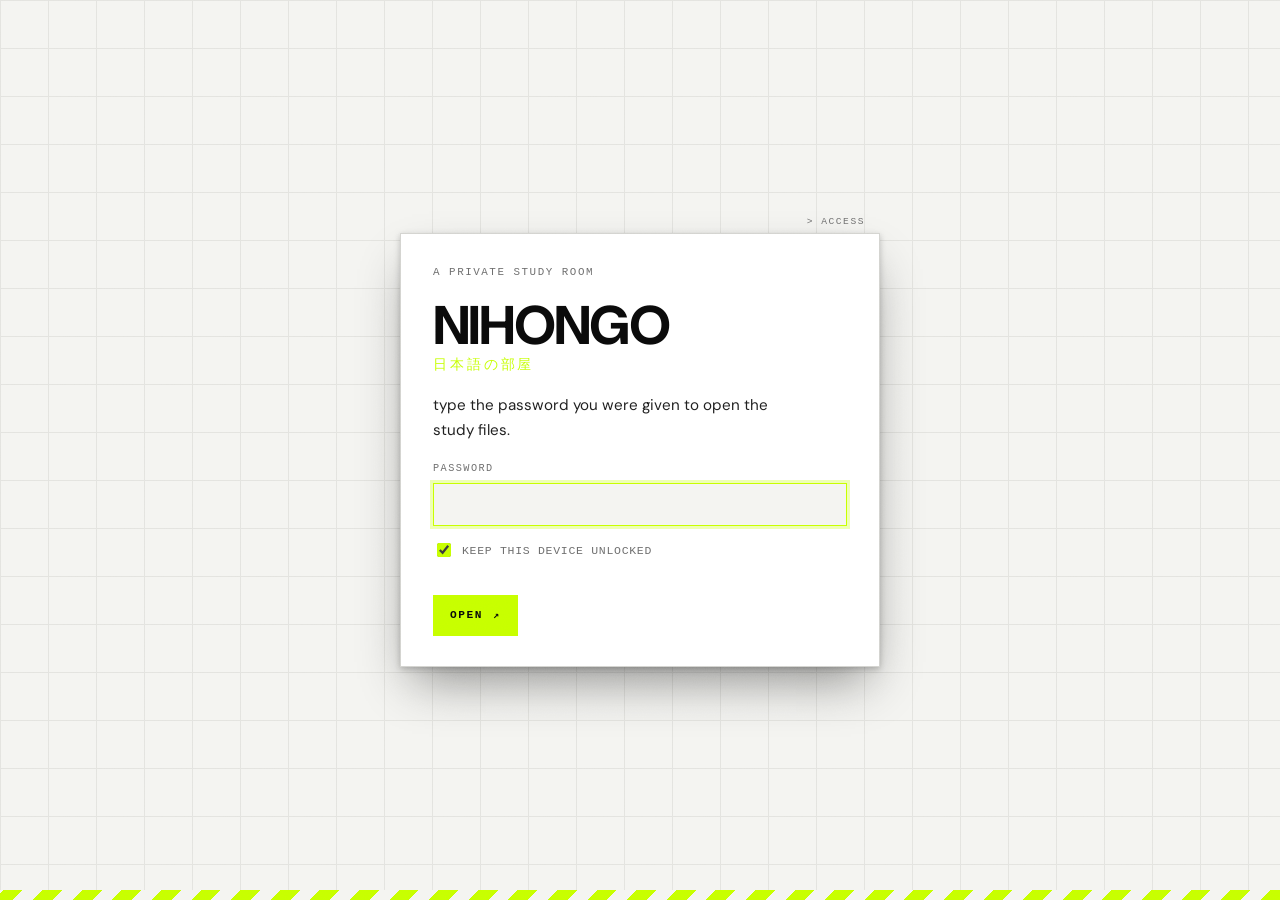
<file: quiz.html>
<!doctype html>
<html lang="en">
<head>
  <meta charset="utf-8">
  <meta name="viewport" content="width=device-width, initial-scale=1, viewport-fit=cover">
  <meta http-equiv="Content-Security-Policy"
        content="default-src 'none'; script-src 'self'; style-src 'self'; img-src 'self' data:; font-src 'self'; connect-src 'self'; media-src 'self'; form-action 'self'; base-uri 'self'">
  <meta name="referrer" content="no-referrer">
  <meta name="robots" content="noindex, nofollow, noarchive">
  <meta name="color-scheme" content="light dark">
  <title>quizzes · nihongo</title>
  <link rel="stylesheet" href="css/fonts.css?v=20261011012439">
  <link rel="stylesheet" href="css/style.css?v=20261011012439">
  <link rel="stylesheet" href="theme.css?v=20261011012439">
</head>
<body data-page="quiz">
  <a class="skip" href="#main">Skip to content</a>
  <header class="masthead">
    <a class="masthead-name" href="index.html"><span class="logo-mark" aria-hidden="true"></span><span class="sr">nihongo</span></a>
    <button class="nav-toggle" id="nav-toggle" type="button" aria-expanded="false" aria-controls="primary-nav">menu</button>
    <nav class="masthead-nav" id="primary-nav" aria-label="Primary">
      <a href="daily.html">daily</a><span aria-hidden="true">+</span>
      <a href="index.html">desk</a><span aria-hidden="true">+</span>
      <a href="articles.html">articles</a><span aria-hidden="true">+</span>
      <a href="reading.html">reading</a><span aria-hidden="true">+</span>
      <a href="kanji.html">kanji</a><span aria-hidden="true">+</span>
      <a href="vocab.html">vocab</a><span aria-hidden="true">+</span>
      <a href="grammar.html">grammar</a><span aria-hidden="true">+</span>
      <a href="quiz.html">quizzes</a><span aria-hidden="true">+</span>
      <a href="listening.html">listening</a><span aria-hidden="true">+</span>
      <a href="notes.html">notes</a><span aria-hidden="true">+</span>
      <a href="about.html">about</a><span aria-hidden="true">+</span>
      <button id="furi-toggle" type="button" aria-pressed="true">ふりがな on</button><span aria-hidden="true">+</span>
      <button id="theme-toggle" type="button" aria-pressed="false">light</button>
    </nav>
    <div class="sys" aria-hidden="true">sys_time<br><b id="sys-time">00:00:00</b><br><span id="sys-tz">UTC</span></div>
    <div class="masthead-cta"><a class="btn primary small" href="daily.html">today</a></div>
  </header>

  <main id="main">
    <div class="page-head">
      <div><h1 class="signature">quizzes<span class="jp-title">問題</span></h1>
      <p class="type">build a quiz from any mix of kanji, vocabulary, grammar and reading, or sit a timed mock exam in the real section order. results stay in your history.</p></div>
    </div>
    <div id="setup"></div>
    <div id="run" hidden></div>
    <section id="history-wrap">
      <h2 class="type-head"><span class="num">02</span><span>your history</span></h2>
      <ul class="history" id="history"></ul>
    </section>
  </main>

  <footer class="colophon">
    <span>made by hand. password-locked, no trackers, nothing loaded from anyone else.</span>
    <a href="about.html#privacy">how this site treats you</a>
  </footer>
  <div class="access" aria-hidden="true"><span>&gt; access granted_</span></div>
  <script src="js/vault.js?v=20261011012439"></script>
  <script src="js/store.js?v=20261011012439"></script>
  <script src="js/app.js?v=20261011012439" defer></script>
  <script src="js/adapt.js?v=20261011012439" defer></script>
  <script src="js/quizgen.js?v=20261011012439" defer></script>
  <script src="js/quiz.js?v=20261011012439" defer></script>
</body>
</html>
</file>
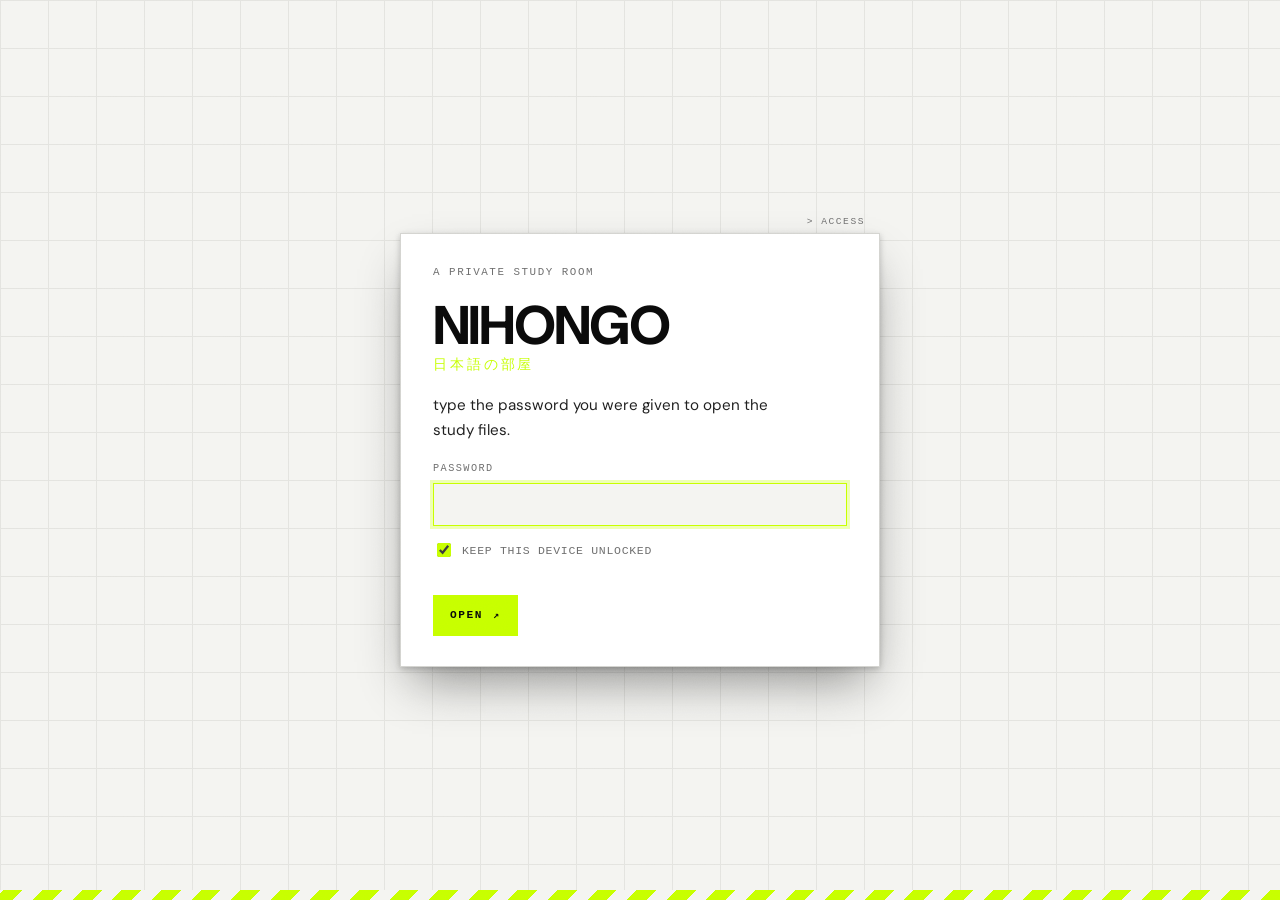
<file: reading.html>
<!doctype html>
<html lang="en">
<head>
  <meta charset="utf-8">
  <meta name="viewport" content="width=device-width, initial-scale=1, viewport-fit=cover">
  <meta http-equiv="Content-Security-Policy"
        content="default-src 'none'; script-src 'self'; style-src 'self'; img-src 'self' data:; font-src 'self'; connect-src 'self'; media-src 'self'; form-action 'self'; base-uri 'self'">
  <meta name="referrer" content="no-referrer">
  <meta name="robots" content="noindex, nofollow, noarchive">
  <meta name="color-scheme" content="light dark">
  <title>reading · nihongo</title>
  <link rel="stylesheet" href="css/fonts.css?v=20261011012439">
  <link rel="stylesheet" href="css/style.css?v=20261011012439">
  <link rel="stylesheet" href="theme.css?v=20261011012439">
</head>
<body data-page="reading">
  <a class="skip" href="#main">Skip to content</a>
  <header class="masthead">
    <a class="masthead-name" href="index.html"><span class="logo-mark" aria-hidden="true"></span><span class="sr">nihongo</span></a>
    <button class="nav-toggle" id="nav-toggle" type="button" aria-expanded="false" aria-controls="primary-nav">menu</button>
    <nav class="masthead-nav" id="primary-nav" aria-label="Primary">
      <a href="daily.html">daily</a><span aria-hidden="true">+</span>
      <a href="index.html">desk</a><span aria-hidden="true">+</span>
      <a href="articles.html">articles</a><span aria-hidden="true">+</span>
      <a href="reading.html">reading</a><span aria-hidden="true">+</span>
      <a href="kanji.html">kanji</a><span aria-hidden="true">+</span>
      <a href="vocab.html">vocab</a><span aria-hidden="true">+</span>
      <a href="grammar.html">grammar</a><span aria-hidden="true">+</span>
      <a href="quiz.html">quizzes</a><span aria-hidden="true">+</span>
      <a href="listening.html">listening</a><span aria-hidden="true">+</span>
      <a href="notes.html">notes</a><span aria-hidden="true">+</span>
      <a href="about.html">about</a><span aria-hidden="true">+</span>
      <button id="furi-toggle" type="button" aria-pressed="true">ふりがな on</button><span aria-hidden="true">+</span>
      <button id="theme-toggle" type="button" aria-pressed="false">light</button>
    </nav>
    <div class="sys" aria-hidden="true">sys_time<br><b id="sys-time">00:00:00</b><br><span id="sys-tz">UTC</span></div>
    <div class="masthead-cta"><a class="btn primary small" href="daily.html">today</a></div>
  </header>

  <main id="main">
    <div class="page-head">
      <div><h1 class="signature">reading<span class="jp-title">読解</span></h1>
      <p class="type">exam-style passages with a clock. short ones first, then the long ones with several questions, then notices, emails and timetables, the way the jlpt does it. no furigana during the drill, furigana after.</p></div>
    </div>
    <div class="levels" id="levels"></div>
    <div id="list"></div>
    <div id="runner" hidden></div>
  </main>

  <footer class="colophon">
    <span>made by hand. password-locked, no trackers, nothing loaded from anyone else.</span>
    <a href="about.html#privacy">how this site treats you</a>
  </footer>
  <div class="access" aria-hidden="true"><span>&gt; access granted_</span></div>
  <script src="js/vault.js?v=20261011012439"></script>
  <script src="js/store.js?v=20261011012439"></script>
  <script src="js/app.js?v=20261011012439" defer></script>
  <script src="js/adapt.js?v=20261011012439" defer></script>
  <script src="js/reader.js?v=20261011012439" defer></script>
  <script src="js/reading.js?v=20261011012439" defer></script>
</body>
</html>
</file>
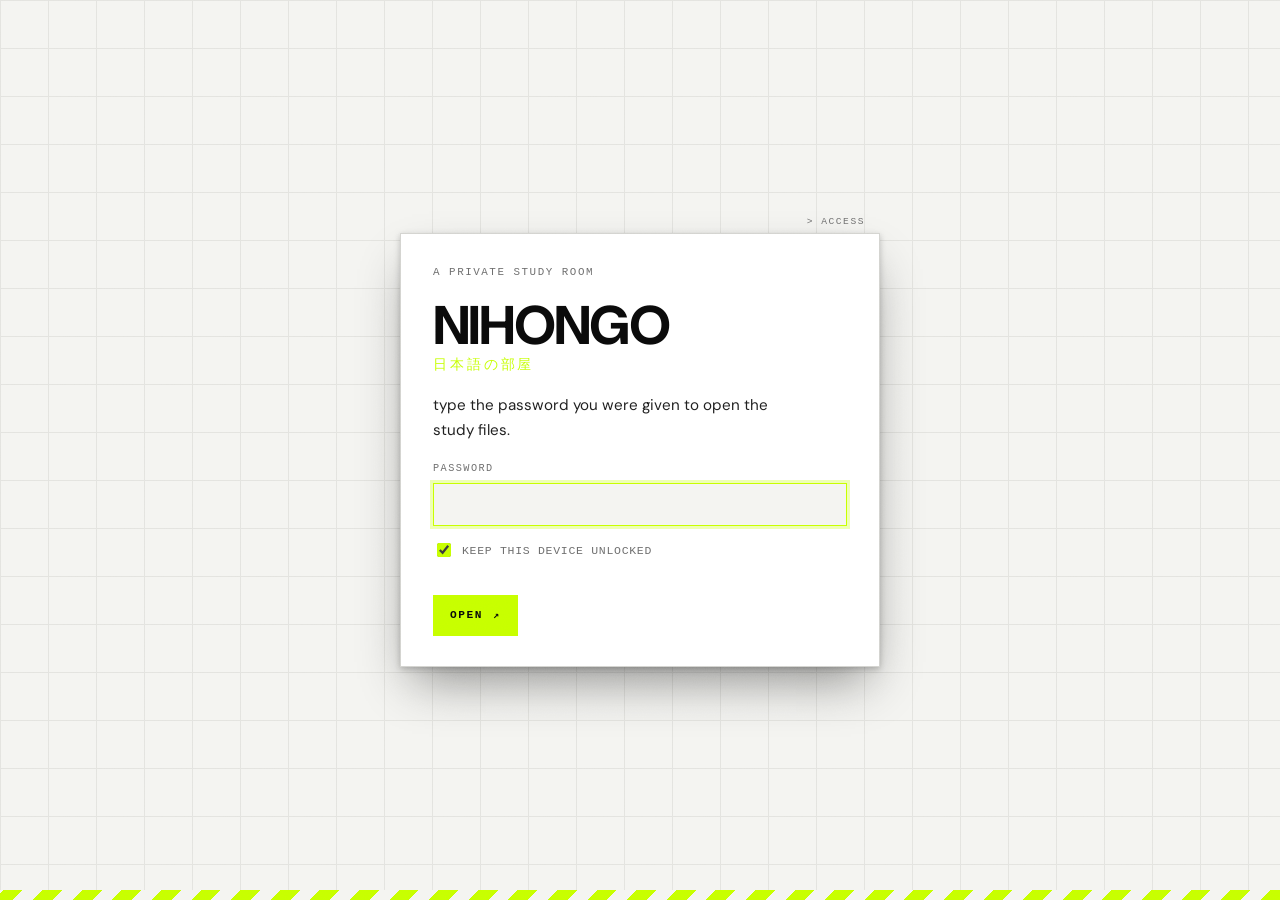
<file: vocab.html>
<!doctype html>
<html lang="en">
<head>
  <meta charset="utf-8">
  <meta name="viewport" content="width=device-width, initial-scale=1, viewport-fit=cover">
  <meta http-equiv="Content-Security-Policy"
        content="default-src 'none'; script-src 'self'; style-src 'self'; img-src 'self' data:; font-src 'self'; connect-src 'self'; media-src 'self'; form-action 'self'; base-uri 'self'">
  <meta name="referrer" content="no-referrer">
  <meta name="robots" content="noindex, nofollow, noarchive">
  <meta name="color-scheme" content="light dark">
  <title>vocab · nihongo</title>
  <link rel="stylesheet" href="css/fonts.css?v=20261011012439">
  <link rel="stylesheet" href="css/style.css?v=20261011012439">
  <link rel="stylesheet" href="theme.css?v=20261011012439">
</head>
<body data-page="vocab">
  <a class="skip" href="#main">Skip to content</a>
  <header class="masthead">
    <a class="masthead-name" href="index.html"><span class="logo-mark" aria-hidden="true"></span><span class="sr">nihongo</span></a>
    <button class="nav-toggle" id="nav-toggle" type="button" aria-expanded="false" aria-controls="primary-nav">menu</button>
    <nav class="masthead-nav" id="primary-nav" aria-label="Primary">
      <a href="daily.html">daily</a><span aria-hidden="true">+</span>
      <a href="index.html">desk</a><span aria-hidden="true">+</span>
      <a href="articles.html">articles</a><span aria-hidden="true">+</span>
      <a href="reading.html">reading</a><span aria-hidden="true">+</span>
      <a href="kanji.html">kanji</a><span aria-hidden="true">+</span>
      <a href="vocab.html">vocab</a><span aria-hidden="true">+</span>
      <a href="grammar.html">grammar</a><span aria-hidden="true">+</span>
      <a href="quiz.html">quizzes</a><span aria-hidden="true">+</span>
      <a href="listening.html">listening</a><span aria-hidden="true">+</span>
      <a href="notes.html">notes</a><span aria-hidden="true">+</span>
      <a href="about.html">about</a><span aria-hidden="true">+</span>
      <button id="furi-toggle" type="button" aria-pressed="true">ふりがな on</button><span aria-hidden="true">+</span>
      <button id="theme-toggle" type="button" aria-pressed="false">light</button>
    </nav>
    <div class="sys" aria-hidden="true">sys_time<br><b id="sys-time">00:00:00</b><br><span id="sys-tz">UTC</span></div>
    <div class="masthead-cta"><a class="btn primary small" href="daily.html">today</a></div>
  </header>

  <main id="main">
    <div class="page-head">
      <div><h1 class="signature">vocab<span class="jp-title">語彙</span></h1>
      <p class="type">the words each level expects you to know. browse the list, drill them as flashcards both ways, and let the spacing decide what comes back tomorrow.</p></div>
    </div>
    <div class="levels" id="levels"></div>
    <div class="toolbar">
      <div class="modes" id="modes"></div>
      <span class="spacer"></span>
      <input class="input" id="search" type="search" placeholder="search a word or meaning" aria-label="search">
    </div>
    <div id="view"></div>
  </main>

  <footer class="colophon">
    <span>made by hand. password-locked, no trackers, nothing loaded from anyone else.</span>
    <a href="about.html#privacy">how this site treats you</a>
  </footer>
  <div class="access" aria-hidden="true"><span>&gt; access granted_</span></div>
  <script src="js/vault.js?v=20261011012439"></script>
  <script src="js/store.js?v=20261011012439"></script>
  <script src="js/app.js?v=20261011012439" defer></script>
  <script src="js/adapt.js?v=20261011012439" defer></script>
  <script src="js/flash.js?v=20261011012439" defer></script>
  <script src="js/quizgen.js?v=20261011012439" defer></script>
  <script src="js/vocab.js?v=20261011012439" defer></script>
</body>
</html>
</file>
<file: css/fonts.css>
/* Local fonts only. Every file lives in site/fonts/; nothing is loaded from another origin.
   DM Sans (SIL Open Font License) ships with the site and is the default display and body face.
   Eiko (Pangram Pangram, paid) is optional: drop Eiko-Thin / Eiko-ExtraLight / Eiko-Light / Eiko-Medium
   files into site/fonts/ (or run python3 scripts/add-fonts.py <folder>) and write "Eiko" in theme.css.
   Japanese text always comes from the system's own Japanese fonts. */

@font-face {
  font-family: "DM Sans";
  src: url("../fonts/DMSans-Variable.ttf") format("truetype");
  font-weight: 100 1000; font-style: normal; font-display: swap;
}
@font-face {
  font-family: "Eiko";
  src: url("../fonts/Eiko-Thin.woff2") format("woff2"), url("../fonts/Eiko-Thin.otf") format("opentype");
  font-weight: 100; font-style: normal; font-display: swap;
}
@font-face {
  font-family: "Eiko";
  src: url("../fonts/Eiko-ExtraLight.woff2") format("woff2"), url("../fonts/Eiko-ExtraLight.otf") format("opentype");
  font-weight: 200; font-style: normal; font-display: swap;
}
@font-face {
  font-family: "Eiko";
  src: url("../fonts/Eiko-Light.woff2") format("woff2"), url("../fonts/Eiko-Light.otf") format("opentype");
  font-weight: 300; font-style: normal; font-display: swap;
}
@font-face {
  font-family: "Eiko";
  src: url("../fonts/Eiko-Medium.woff2") format("woff2"), url("../fonts/Eiko-Medium.otf") format("opentype");
  font-weight: 500; font-style: normal; font-display: swap;
}

:root {
  --jp-serif: "Hiragino Mincho ProN", "Yu Mincho", "Noto Serif CJK JP", serif;
  --jp-sans: "Hiragino Sans", "Hiragino Kaku Gothic ProN", "Yu Gothic", "Noto Sans CJK JP", "Meiryo", sans-serif;
  --font-jp: var(--jp-sans);
  --font-jp-sans: var(--jp-sans);
}
</file>
<file: css/style.css>
/* cyber brutalism: raw, digital, systematic. colours and pictures come from ../theme.css */

/* ---------- tokens ---------- */
:root {
  --paper: var(--bg); --paper-2: var(--panel); --paper-3: var(--panel-2);
  --ink: var(--fg); --ink-soft: color-mix(in srgb, var(--fg) 78%, var(--muted)); --rule: var(--line);
  --pink: var(--accent); --pink-deep: var(--accent); --pink-ink: var(--accent);
  --pink-soft: color-mix(in srgb, var(--accent) 22%, var(--bg));
  --marker: color-mix(in srgb, var(--accent) 35%, transparent);
  --green: var(--accent); --green-soft: color-mix(in srgb, var(--accent) 22%, var(--bg));
  --red: #ff4d4d; --red-soft: rgba(255, 77, 77, 0.18);
  --amber: #ffb000; --amber-soft: rgba(255, 176, 0, 0.18);
  --yellow: var(--accent);
  --blue-soft: var(--panel-2);
  --ease: cubic-bezier(0.2, 0.8, 0.2, 1);
  --spring: cubic-bezier(0.32, 0.72, 0, 1);        /* apple's sheet curve: fast start, long soft settle */
  --spring-out: cubic-bezier(0.34, 1.3, 0.64, 1);  /* a little overshoot for things that pop in */
  --t-fast: 0.18s; --t-base: 0.36s; --t-slow: 0.55s;
  --shadow-1: 0 1px 2px rgba(0, 0, 0, 0.18), 0 4px 12px rgba(0, 0, 0, 0.12);
  --shadow-2: 0 2px 6px rgba(0, 0, 0, 0.22), 0 24px 48px -12px rgba(0, 0, 0, 0.45);
  --hazard: repeating-linear-gradient(-45deg, var(--accent) 0 14px, var(--bg) 14px 28px);
  --grid: linear-gradient(var(--line) 1px, transparent 1px) 0 0 / 100% 48px, linear-gradient(90deg, var(--line) 1px, transparent 1px) 0 0 / 48px 100%;
  --noise: url("data:image/svg+xml,%3Csvg xmlns='http://www.w3.org/2000/svg' width='160' height='160'%3E%3Cfilter id='n'%3E%3CfeTurbulence type='fractalNoise' baseFrequency='0.9' numOctaves='2' stitchTiles='stitch'/%3E%3CfeColorMatrix values='0 0 0 0 1 0 0 0 0 1 0 0 0 0 1 0 0 0 0.22 0'/%3E%3C/filter%3E%3Crect width='100%25' height='100%25' filter='url(%23n)'/%3E%3C/svg%3E");
}
:root[data-theme="light"] {
  --bg: var(--light-bg); --panel: var(--light-panel); --panel-2: var(--light-panel-2); --line: var(--light-line); --fg: var(--light-fg); --muted: var(--light-muted);
}

/* ---------- base ---------- */
* { box-sizing: border-box; }
html { font-family: var(--font-body); font-weight: 400; line-height: 1.5; -webkit-text-size-adjust: 100%; font-optical-sizing: auto; text-rendering: optimizeLegibility; -webkit-font-smoothing: antialiased; scroll-behavior: smooth; }
@media (prefers-reduced-motion: reduce) { html { scroll-behavior: auto; } }
@view-transition { navigation: auto; }
body { margin: 0; color: var(--fg); background: var(--bg); min-height: 100dvh; display: flex; flex-direction: column; position: relative; overflow-x: hidden; }
body::after { content: ""; position: fixed; inset: 0; pointer-events: none; z-index: 60; opacity: 0.35; mix-blend-mode: overlay; background: var(--noise); }
.masthead, main, .colophon { position: relative; z-index: 1; }
main > * { animation: rise var(--t-slow) var(--spring) backwards; }
main > *:nth-child(2) { animation-delay: 0.05s; } main > *:nth-child(3) { animation-delay: 0.1s; } main > *:nth-child(4) { animation-delay: 0.15s; } main > *:nth-child(n+5) { animation-delay: 0.2s; }
:focus-visible { outline: 2px solid var(--accent); outline-offset: 3px; border-radius: var(--radius-sm); }
a { color: var(--accent); text-decoration: none; }
a:hover { text-decoration: underline; text-underline-offset: 4px; }
h1, h2, h3, h4 { margin: 0; font-weight: 800; letter-spacing: -0.02em; text-transform: var(--display-case); text-wrap: balance; }
p { margin: 0 0 1em; }
.center { text-align: center; }
.meta { color: var(--muted); font-size: 0.78rem; font-family: var(--font-mono); }
button, input, select, textarea { font: inherit; color: inherit; }
[hidden] { display: none !important; }
.sr { position: absolute; left: -9999px; }
.jp, ruby, .kanji-glyph { font-family: var(--font-jp); }
ruby rt { font-size: 0.5em; color: var(--muted); letter-spacing: 0; }
.no-furigana ruby rt { display: none; }
::selection { background: var(--accent); color: var(--accent-ink); }

/* type voices (names kept from the old sheet so every page still works) */
.display, .signature { font-family: var(--font-display); font-weight: 800; text-transform: var(--display-case); line-height: 0.95; letter-spacing: -0.035em; color: var(--fg); }
.page-head .signature, .hero-words .signature { letter-spacing: -0.045em; } /* tighter tracking as the size goes up */
.type { text-wrap: pretty; }
.hand { font-family: var(--font-mono); font-size: 0.8rem; color: var(--accent); text-transform: uppercase; letter-spacing: 0.08em; line-height: 1.5; }
.type { font-family: var(--font-body); font-size: 0.95rem; line-height: 1.65; color: var(--ink-soft); }
.type.small, .label { font-family: var(--font-mono); font-weight: 500; font-size: 0.68rem; letter-spacing: 0.14em; text-transform: uppercase; color: var(--muted); }
.type a { color: var(--accent); }
.mark { background: var(--marker); padding: 0 0.15em; }
.ul { border-bottom: 2px solid var(--accent); }
.skip { position: absolute; left: -999px; top: 8px; background: var(--accent); color: var(--accent-ink); padding: 8px 12px; }
.skip:focus { left: 16px; z-index: 70; }

/* corner marks + section numbering */
.corners { position: relative; }
.corners::before, .corners::after { content: "+"; position: absolute; font-family: var(--font-mono); color: var(--muted); font-size: 0.9rem; line-height: 1; }
.corners::before { top: -8px; left: -6px; } .corners::after { bottom: -10px; right: -6px; }
.type-head { display: flex; align-items: center; gap: 14px; margin: 40px 0 14px; font-family: var(--font-mono); font-weight: 500; font-size: 0.72rem; letter-spacing: 0.16em; text-transform: uppercase; color: var(--fg); }
.type-head .num { color: var(--accent); }
.type-head::after { content: ""; flex: 1; border-top: 1px solid var(--line); }
.hand-right { text-align: right; margin: 10px 0 0; }
.hand-right a, .hand a { color: var(--accent); }
.hand-note { margin: 18px 0 0; display: inline-flex; align-items: center; gap: 10px; }
.hand-note svg { width: 44px; height: 24px; }

/* ---------- masthead ---------- */
.masthead { display: grid; grid-template-columns: auto 1fr auto auto; align-items: stretch; border-bottom: 1px solid var(--line); background: color-mix(in srgb, var(--bg) var(--glass), transparent); backdrop-filter: blur(var(--blur)) saturate(1.4); -webkit-backdrop-filter: blur(var(--blur)) saturate(1.4); position: sticky; top: 0; z-index: 30; }
.masthead > * { border-right: 1px solid var(--line); }
.masthead > *:last-child { border-right: 0; }
.masthead-name { display: flex; align-items: center; gap: 10px; padding: 14px 18px; background: var(--accent); color: var(--accent-ink); font-family: var(--font-mono); font-weight: 700; font-size: 0.9rem; letter-spacing: 0.06em; text-decoration: none; }
.masthead-name:hover { text-decoration: none; }
.masthead-name .logo-mark { display: inline-block; width: 12px; height: 12px; background: currentColor; clip-path: polygon(0 0, 100% 0, 100% 35%, 35% 35%, 35% 100%, 0 100%); }
.masthead-name small { font-family: var(--font-jp); font-size: 0.8em; opacity: 0.8; }
.masthead-name::after { content: var(--site-name) "_"; }
.masthead-nav { display: flex; align-items: center; flex-wrap: wrap; gap: 0 2px; padding: 0 10px; font-family: var(--font-mono); font-weight: 500; font-size: 0.66rem; letter-spacing: 0.12em; text-transform: uppercase; }
.masthead-nav span { color: var(--line); padding: 0 4px; }
.masthead-nav a { color: var(--fg); padding: 16px 6px; text-decoration: none; border-bottom: 2px solid transparent; transition: color var(--t-fast), border-color var(--t-base) var(--spring); }
.masthead-nav a:hover, .masthead-nav a[aria-current="page"] { color: var(--accent); border-bottom-color: var(--accent); text-decoration: none; }
.masthead-nav button { font: inherit; letter-spacing: inherit; text-transform: inherit; color: var(--muted); background: none; border: 0; padding: 16px 6px; cursor: pointer; }
.masthead-nav button:hover { color: var(--accent); }
.masthead-nav .who { color: var(--accent); }
.sys { display: grid; align-content: center; padding: 8px 16px; font-family: var(--font-mono); font-size: 0.62rem; letter-spacing: 0.12em; text-transform: uppercase; color: var(--muted); line-height: 1.5; min-width: 110px; }
.sys b { color: var(--fg); font-weight: 500; }
.masthead-cta { display: flex; align-items: center; padding: 10px 14px; }
.nav-toggle { display: none; }
@media (max-width: 860px) {
  .masthead { grid-template-columns: 1fr auto auto; }
  .nav-toggle { display: block; font-family: var(--font-mono); font-weight: 700; font-size: 0.7rem; letter-spacing: 0.14em; text-transform: uppercase; background: none; border: 0; border-right: 1px solid var(--line); color: var(--fg); padding: 0 16px; cursor: pointer; }
  .masthead-nav { display: none; grid-column: 1 / -1; border-top: 1px solid var(--line); border-right: 0; padding: 6px 8px 10px; flex-direction: column; align-items: stretch; gap: 0; }
  .masthead.open .masthead-nav { display: flex; }
  .masthead-nav span { display: none; }
  .masthead-nav a, .masthead-nav button { padding: 13px 8px; font-size: 0.78rem; border-bottom: 1px solid var(--line); text-align: left; }
  .masthead-nav a[aria-current="page"] { border-bottom-color: var(--line); background: var(--panel-2); }
  .sys { display: none; }
  .masthead-cta { padding: 8px 10px; }
  .masthead-name { padding: 12px 14px; }
}

/* ---------- layout ---------- */
main { width: 100%; max-width: 86rem; margin: 0 auto; padding: 0 clamp(16px, 3vw, 40px) 80px; flex: 1; }
.page-head { padding: 44px 0 18px; display: flex; align-items: flex-end; justify-content: space-between; gap: 20px; flex-wrap: wrap; border-bottom: 1px solid var(--line); }
.page-head .signature { font-size: clamp(2.6rem, 7vw, 5.4rem); margin: 0 0 8px; }
.page-head .type { margin: 0; max-width: 44rem; }
.page-head .jp-title { font-family: var(--font-jp); font-weight: 400; font-size: 0.4em; color: var(--accent); margin-left: 16px; letter-spacing: 0.1em; vertical-align: middle; }

/* boxes */
.index-card, .sheet, .today-card, .stat, .qcard, .player, .note-sheet, .flash-card, .gp, .kcell, .quick a, .tile-paper, .profile, .gate-card {
  background: var(--panel); border: 1px solid var(--line); border-radius: var(--radius);
}
.sheet { position: relative; padding: 26px 28px; margin: 24px 0 0; max-width: 52rem; }
.sheet.wide { max-width: none; }
.sheet h2, .sheet-h { font-family: var(--font-mono); font-weight: 500; font-size: 0.68rem; letter-spacing: 0.16em; text-transform: uppercase; color: var(--accent); margin: 0 0 14px; }
.index-card { position: relative; padding: 22px 24px; max-width: 36rem; }
.index-card .type { margin: 0; }
.tape { position: absolute; top: -1px; left: 16px; width: 28px; height: 3px; background: var(--accent); }
.tape.right { left: auto; right: 16px; }
.tilt-l, .tilt-r { transform: none; }
.stamp { display: inline-block; border: 1px solid var(--accent); color: var(--accent); font-family: var(--font-mono); font-weight: 500; font-size: 0.62rem; letter-spacing: 0.16em; text-transform: uppercase; padding: 3px 8px; background: var(--bg); }
.stamp.ink { border-color: var(--fg); color: var(--fg); }
.stamp.green { border-color: var(--accent); color: var(--accent); }

/* buttons & inputs */
.btn { display: inline-flex; align-items: center; gap: 10px; font-family: var(--font-mono); font-weight: 600; font-size: 0.7rem; letter-spacing: 0.14em; text-transform: uppercase; color: var(--fg); border: 1px solid var(--fg); background: transparent; padding: 11px 16px; text-decoration: none; cursor: pointer; border-radius: var(--radius-sm); transition: background var(--t-fast), color var(--t-fast), border-color var(--t-fast), transform var(--t-base) var(--spring); will-change: transform; }
.btn:active { transform: scale(0.96); transition-duration: var(--t-fast); }
.btn::after { content: "↗"; font-size: 0.9em; }
.btn:hover { background: var(--fg); color: var(--bg); text-decoration: none; }
.btn:disabled { opacity: 0.4; cursor: default; }
.btn.primary { background: var(--accent); color: var(--accent-ink); border-color: var(--accent); }
.btn.primary:hover { background: var(--fg); color: var(--bg); border-color: var(--fg); }
.btn.quiet { border-color: var(--line); color: var(--muted); }
.btn.quiet::after { content: none; }
.btn.quiet:hover { background: var(--panel-2); color: var(--fg); }
.btn.small { padding: 7px 10px; font-size: 0.62rem; }
.btn-row { display: flex; flex-wrap: wrap; gap: 10px 12px; align-items: center; margin: 14px 0 0; }
.field { display: grid; gap: 6px; margin: 0 0 14px; }
.field label { font-family: var(--font-mono); font-weight: 500; font-size: 0.64rem; letter-spacing: 0.14em; text-transform: uppercase; color: var(--muted); }
.input, .field input, .field textarea, .field select { background: var(--bg); color: var(--fg); border: 1px solid var(--line); padding: 10px 12px; font-family: var(--font-mono); font-size: 0.9rem; width: 100%; border-radius: var(--radius-sm); transition: border-color var(--t-fast), box-shadow var(--t-base) var(--spring); }
.input:focus, .field input:focus, .field textarea:focus, .field select:focus { box-shadow: 0 0 0 3px color-mix(in srgb, var(--accent) 30%, transparent); }
.field textarea { min-height: 120px; resize: vertical; line-height: 1.6; }
.input:focus, .field input:focus, .field textarea:focus, .field select:focus { outline: none; border-color: var(--accent); }
.check { display: flex; align-items: center; gap: 8px; font-family: var(--font-mono); font-size: 0.72rem; color: var(--muted); text-transform: uppercase; letter-spacing: 0.06em; }
.check input { width: 14px; height: 14px; accent-color: var(--accent); }
.error { color: var(--red); font-family: var(--font-mono); font-size: 0.78rem; margin: 6px 0 0; min-height: 1.2em; }
.ok { color: var(--accent); font-size: 0.85rem; }
.pill { display: inline-block; border-radius: calc(var(--radius-sm) / 2); font-family: var(--font-mono); font-weight: 500; font-size: 0.6rem; letter-spacing: 0.12em; text-transform: uppercase; padding: 3px 7px; border: 1px solid var(--line); color: var(--muted); }
.pill.pink, .pill.green { border-color: var(--accent); color: var(--accent); }
.pill.amber { border-color: var(--amber); color: var(--amber); }
.pill.red { border-color: var(--red); color: var(--red); }

/* ---------- gate ---------- */
.gate { position: fixed; inset: 0; z-index: 50; background: var(--bg); display: grid; place-items: center; padding: 24px; overflow: auto; }
.gate::before { content: ""; position: absolute; inset: 0; background: var(--img-gate) center / cover no-repeat, var(--grid); opacity: 0.5; pointer-events: none; }
.gate::after { content: ""; position: absolute; inset: auto 0 0 0; height: 10px; background: var(--hazard); }
.gate-card { position: relative; width: min(100%, 30rem); padding: 30px 32px; box-shadow: var(--shadow-2); animation: rise var(--t-slow) var(--spring); }
.gate-card::before { content: "> ACCESS"; position: absolute; top: -1px; right: 14px; transform: translateY(-100%); font-family: var(--font-mono); font-size: 0.6rem; letter-spacing: 0.16em; color: var(--muted); padding-bottom: 4px; }
.gate-card .signature { font-size: clamp(2.4rem, 7vw, 3.4rem); margin: 0 0 2px; }
.gate-card .jp-sub { font-family: var(--font-jp); color: var(--accent); font-size: 0.9rem; letter-spacing: 0.2em; margin: 0 0 18px; }
.gate-card .type { margin: 0 0 18px; }
.gate-note { margin: 18px 0 0; }
.profiles { display: grid; grid-template-columns: repeat(auto-fill, minmax(118px, 1fr)); gap: 10px; margin: 8px 0 18px; }
.profile { padding: 16px 10px 12px; text-align: center; cursor: pointer; display: grid; gap: 8px; justify-items: center; transition: border-color 0.15s; }
.profile:hover { border-color: var(--accent); }
.profile .face { width: 46px; height: 46px; display: grid; place-items: center; font-family: var(--font-jp); font-size: 1.3rem; color: var(--accent-ink); background: var(--accent); }
.profile .name { font-family: var(--font-mono); font-size: 0.8rem; text-transform: uppercase; letter-spacing: 0.06em; }
.profile .meta { font-size: 0.6rem; }
.profile.new .face { background: transparent; border: 1px dashed var(--accent); color: var(--accent); }

/* ---------- home ---------- */
.hero { display: grid; grid-template-columns: minmax(0, 1fr) minmax(0, 1fr); border: 1px solid var(--line); border-top: 0; margin: 0 0 0; }
.hero-words { padding: clamp(28px, 5vw, 64px) clamp(20px, 4vw, 48px); border-right: 1px solid var(--line); display: grid; align-content: center; gap: 14px; position: relative; }
.hero-words .rail { position: absolute; left: 10px; top: 24px; bottom: 24px; width: 1px; background: var(--line); }
.hero-words .rail::before { content: "WEB DESIGN TREND"; position: absolute; left: -6px; top: 50%; transform: rotate(-90deg) translate(-50%, -100%); transform-origin: left top; white-space: nowrap; font-family: var(--font-mono); font-size: 0.55rem; letter-spacing: 0.2em; color: var(--muted); }
.hero-words .signature { font-size: clamp(3rem, 8vw, 6.6rem); }
.hero-words .signature .no { font-family: var(--font-mono); font-weight: 400; font-size: 0.22em; letter-spacing: 0.1em; color: var(--accent); vertical-align: top; margin-left: 10px; }
.hero-tag { font-family: var(--font-mono); font-size: 0.78rem; letter-spacing: 0.12em; text-transform: uppercase; color: var(--accent); line-height: 1.7; margin: 0; }
.hero-tag::before { content: var(--tagline-1) "\A" var(--tagline-2); white-space: pre; }
.hero-words .type { max-width: 34rem; }
.hero-image { position: relative; min-height: 360px; background: var(--img-hero) center / cover no-repeat, var(--grid), var(--panel); overflow: hidden; }
.hero-image::before { content: ""; position: absolute; inset: 0; background: linear-gradient(transparent 0 2px, color-mix(in srgb, var(--bg) 35%, transparent) 2px 4px); background-size: 100% 4px; pointer-events: none; mix-blend-mode: multiply; }
.hero-image .hud { position: absolute; font-family: var(--font-mono); font-size: 0.62rem; letter-spacing: 0.12em; text-transform: uppercase; color: var(--fg); background: color-mix(in srgb, var(--bg) 75%, transparent); border: 1px solid var(--line); padding: 6px 10px; }
.hero-image .hud.tl { top: 14px; left: 14px; } .hero-image .hud.br { bottom: 14px; right: 14px; } .hero-image .hud.tr { top: 14px; right: 14px; color: var(--accent); border-color: var(--accent); }
.hero-image .hud.mr { right: 14px; top: 50%; line-height: 1.8; color: var(--accent); }
.hero-image .blocks { position: absolute; inset: 0; pointer-events: none; }
.hero-image .blocks i { position: absolute; background: var(--accent); opacity: 0.85; }
.hero-image .blocks i:nth-child(1) { width: 60px; height: 10px; left: 55%; top: 18%; }
.hero-image .blocks i:nth-child(2) { width: 14px; height: 40px; right: 22%; top: 60%; }
.hero-image .blocks i:nth-child(3) { width: 90px; height: 6px; left: 10%; bottom: 22%; }
.hero-image .blocks i:nth-child(4) { width: 24px; height: 24px; right: 40%; top: 30%; opacity: 0.5; }
.hero-image .cross { position: absolute; width: 18px; height: 18px; border: 1px solid var(--accent); border-radius: 50%; }
.hero-image .cross::before, .hero-image .cross::after { content: ""; position: absolute; background: var(--accent); }
.hero-image .cross::before { left: 50%; top: -6px; bottom: -6px; width: 1px; } .hero-image .cross::after { top: 50%; left: -6px; right: -6px; height: 1px; }
.hero-image .cross.a { left: 18%; top: 28%; } .hero-image .cross.b { right: 30%; bottom: 26%; }
@media (max-width: 860px) { .hero { grid-template-columns: 1fr; } .hero-words { border-right: 0; border-bottom: 1px solid var(--line); } .hero-image { min-height: 260px; } }

.band { display: grid; grid-template-columns: repeat(auto-fit, minmax(190px, 1fr)); border: 1px solid var(--line); border-top: 0; }
.band > div { padding: 18px 20px; border-right: 1px solid var(--line); }
.band > div:last-child { border-right: 0; }
.band .k { font-family: var(--font-mono); font-size: 0.62rem; letter-spacing: 0.14em; text-transform: uppercase; color: var(--accent); margin: 0 0 6px; }
.band .v { font-size: 0.85rem; color: var(--ink-soft); margin: 0; }

.today-card { position: relative; padding: 22px 24px; margin: 24px 0 0; }
.today-card h2 { font-size: 1.1rem; margin: 0 0 12px; font-family: var(--font-mono); font-weight: 600; letter-spacing: 0.14em; }
.today-list { list-style: none; margin: 0 0 14px; padding: 0; display: grid; gap: 0; }
.today-list li { display: flex; justify-content: space-between; align-items: baseline; gap: 10px; border-top: 1px solid var(--line); padding: 9px 0; }
.today-list a { text-decoration: none; color: var(--fg); }
.today-list a:hover { color: var(--accent); }
.today-list .count { font-family: var(--font-mono); font-weight: 700; font-size: 1.1rem; color: var(--accent); }
.desk { display: grid; grid-template-columns: minmax(0, 1fr) minmax(0, 1fr); gap: 24px; align-items: start; }
.desk-words { display: contents; }
.desk-words .index-card { margin: 24px 0 0; }
.desk-words .type.small, .desk-words .signature, .desk-words .hand-note { display: none; }
@media (max-width: 860px) { .desk { grid-template-columns: 1fr; } }

.stats { display: grid; grid-template-columns: repeat(auto-fit, minmax(140px, 1fr)); gap: 0; border: 1px solid var(--line); margin: 10px 0 0; }
.stat { padding: 16px 18px; border: 0; border-right: 1px solid var(--line); }
.stat:last-child { border-right: 0; }
.stat .n { font-family: var(--font-display); font-weight: 800; font-size: 2.2rem; line-height: 1; color: var(--accent); letter-spacing: -0.03em; }
.stat .label { margin-top: 6px; color: var(--fg); }
.ladder { display: grid; gap: 0; margin: 18px 0 0; border: 1px solid var(--line); }
.rung { display: grid; grid-template-columns: 4rem 1fr; gap: 14px; align-items: center; padding: 12px 16px; border-top: 1px solid var(--line); }
.rung:first-child { border-top: 0; }
.rung .lv { font-family: var(--font-mono); font-weight: 700; font-size: 1.2rem; color: var(--fg); }
.rung .bars { display: grid; gap: 5px; }
.bar { display: grid; grid-template-columns: 5.5rem 1fr 3rem; align-items: center; gap: 10px; font-family: var(--font-mono); font-size: 0.62rem; letter-spacing: 0.08em; text-transform: uppercase; color: var(--muted); }
.bar .track { height: 6px; background: var(--panel-2); position: relative; overflow: hidden; }
.bar .fill { position: absolute; inset: 0 auto 0 0; background: var(--accent); width: 0; transition: width 0.8s var(--ease); }
.bar .fill.green { background: var(--accent); } .bar .fill.amber { background: var(--fg); }
.bar .pct { text-align: right; }

.quick { display: grid; grid-template-columns: repeat(auto-fill, minmax(220px, 1fr)); gap: 12px; margin: 14px 0 0; }
.quick a { display: grid; grid-template-rows: 150px auto; text-decoration: none; color: var(--fg); position: relative; transition: border-color 0.15s; overflow: hidden; }
.quick a::before { content: ""; grid-row: 1; background: var(--grid), var(--panel-2); border-bottom: 1px solid var(--line); }
.quick a[data-img="kanji"]::before { background: var(--img-kanji) center / cover, var(--grid), var(--panel-2); }
.quick a[data-img="vocab"]::before { background: var(--img-vocab) center / cover, var(--grid), var(--panel-2); }
.quick a[data-img="grammar"]::before { background: var(--img-grammar) center / cover, var(--grid), var(--panel-2); }
.quick a[data-img="articles"]::before { background: var(--img-articles) center / cover, var(--grid), var(--panel-2); }
.quick a[data-img="reading"]::before { background: var(--img-reading) center / cover, var(--grid), var(--panel-2); }
.quick a[data-img="listening"]::before { background: var(--img-listening) center / cover, var(--grid), var(--panel-2); }
.quick a[data-img="quiz"]::before { background: var(--img-quiz) center / cover, var(--grid), var(--panel-2); }
.quick a[data-img="notes"]::before { background: var(--img-notes) center / cover, var(--grid), var(--panel-2); }
.quick a { transition: border-color var(--t-fast), transform var(--t-base) var(--spring), box-shadow var(--t-base) var(--spring); }
.quick a:hover { border-color: var(--accent); text-decoration: none; transform: translateY(-3px); box-shadow: var(--shadow-1); }
.quick a:active { transform: scale(0.985); }
.quick .card-no { position: absolute; top: 10px; left: 10px; font-family: var(--font-mono); font-size: 0.6rem; letter-spacing: 0.14em; color: var(--fg); background: color-mix(in srgb, var(--bg) 70%, transparent); padding: 3px 6px; }
.quick .jp-big { position: absolute; top: 10px; right: 10px; font-family: var(--font-jp); font-size: 1.4rem; line-height: 1; color: var(--accent); background: color-mix(in srgb, var(--bg) 70%, transparent); padding: 4px 8px; }
.quick .t { grid-row: 2; padding: 12px 14px 0; font-family: var(--font-mono); font-weight: 700; font-size: 0.8rem; text-transform: uppercase; letter-spacing: 0.1em; color: var(--accent); }
.quick .meta { grid-row: 3; padding: 2px 14px 14px; display: block; }
.quick .meta::after { content: "↗"; float: right; color: var(--fg); }
.plan { counter-reset: step; margin: 0; padding: 0; }
.plan li { list-style: none; position: relative; padding: 12px 0 12px 3.2rem; border-top: 1px solid var(--line); }
.plan li::before { counter-increment: step; content: "/" counter(step, decimal-leading-zero); position: absolute; left: 0; top: 16px; font-family: var(--font-mono); font-weight: 600; font-size: 0.66rem; letter-spacing: 0.12em; color: var(--accent); }
.plan li:first-child { border-top: 0; }
.plan b { font-weight: 700; text-transform: uppercase; font-size: 0.82rem; letter-spacing: 0.04em; }
.status-line { margin: 14px 0 0; border: 1px solid var(--accent); color: var(--accent); font-family: var(--font-mono); font-size: 0.66rem; letter-spacing: 0.16em; text-transform: uppercase; padding: 8px 12px; }

/* ---------- level tabs + toolbar ---------- */
.levels { display: flex; flex-wrap: wrap; gap: 0; margin: 18px 0 0; border: 1px solid var(--line); width: fit-content; }
.levels button { font-family: var(--font-mono); font-weight: 700; font-size: 0.95rem; padding: 10px 18px; background: transparent; border: 0; border-right: 1px solid var(--line); cursor: pointer; color: var(--fg); transition: background 0.15s; }
.levels button:last-child { border-right: 0; }
.levels button { transition: background var(--t-fast), color var(--t-fast); }
.levels button:hover { background: var(--panel-2); }
.levels button:active, .modes button:active, .grades button:active, .opts button:active, .answers button:active, .profile:active, .rail .step:active { transform: scale(0.97); }
.levels, .modes, .rail, .stats, .ladder, .why-list, .passage-list, .history, .script, .choice-grid label, .today-card, .gp, .qs li, .result, .done-card, .explain, .no-voice, .kana-table div, .word-list { border-radius: var(--radius); overflow: hidden; }
.levels button, .modes button, .grades button, .opts button, .answers button, .profile, .reader-close, .play-sm, .play-line { transition: background var(--t-fast), color var(--t-fast), border-color var(--t-fast), transform var(--t-base) var(--spring); }
.levels button[aria-pressed="true"] { background: var(--accent); color: var(--accent-ink); }
.levels button small { display: block; font-weight: 500; font-size: 0.55rem; letter-spacing: 0.12em; text-transform: uppercase; opacity: 0.7; }
.toolbar { display: flex; flex-wrap: wrap; gap: 10px 16px; align-items: center; margin: 16px 0 8px; }
.toolbar .input { width: auto; min-width: 200px; flex: 1; max-width: 28rem; }
.toolbar .spacer { flex: 1; }
.modes { display: flex; flex-wrap: wrap; gap: 0; border: 1px solid var(--line); }
.modes button { font-family: var(--font-mono); font-weight: 500; font-size: 0.64rem; letter-spacing: 0.14em; text-transform: uppercase; color: var(--muted); background: none; border: 0; border-right: 1px solid var(--line); padding: 8px 12px; cursor: pointer; }
.modes button:last-child { border-right: 0; }
.modes button:hover { color: var(--fg); background: var(--panel-2); }
.modes button[aria-pressed="true"] { color: var(--accent); background: var(--panel-2); }

/* ---------- kanji ---------- */
.kgrid { display: grid; grid-template-columns: repeat(auto-fill, minmax(72px, 1fr)); gap: 6px; margin: 14px 0 0; }
.kcell { padding: 8px 4px 6px; text-align: center; cursor: pointer; display: grid; gap: 2px; transition: border-color 0.15s; position: relative; }
.kcell .g { font-family: var(--font-jp); font-size: 1.8rem; line-height: 1.1; }
.kcell .m { font-family: var(--font-mono); font-size: 0.55rem; color: var(--muted); white-space: nowrap; overflow: hidden; text-overflow: ellipsis; text-transform: uppercase; }
.kcell { transition: border-color var(--t-fast), transform var(--t-base) var(--spring); }
.kcell:hover { border-color: var(--accent); transform: translateY(-2px); }
.kcell:active { transform: scale(0.95); }
.kcell[data-state="learning"]::after, .kcell[data-state="review"]::after, .kcell[data-state="known"]::after { content: ""; position: absolute; top: 4px; right: 4px; width: 6px; height: 6px; }
.kcell[data-state="learning"]::after { background: var(--amber); }
.kcell[data-state="review"]::after { background: var(--fg); }
.kcell[data-state="known"]::after { background: var(--accent); }
.kcell[data-due="1"] { border-color: var(--accent); }
.legend { display: flex; flex-wrap: wrap; gap: 14px; margin: 10px 0 0; font-family: var(--font-mono); font-size: 0.62rem; letter-spacing: 0.08em; text-transform: uppercase; color: var(--muted); }
.legend i { display: inline-block; width: 7px; height: 7px; margin-right: 6px; }
.legend i.amber { background: var(--amber); } .legend i.pink { background: var(--fg); } .legend i.green { background: var(--accent); }
.detail { display: grid; grid-template-columns: minmax(0, 1fr) minmax(0, 1.4fr); gap: 24px; align-items: start; }
.detail .glyph { font-family: var(--font-jp); font-size: clamp(6rem, 14vw, 9rem); line-height: 1; text-align: center; background: var(--bg); border: 1px solid var(--line); position: relative; padding: 12px; }
.detail .glyph::before { content: ""; position: absolute; inset: 0; background: linear-gradient(var(--line) 1px, transparent 1px) center / 100% 50%, linear-gradient(90deg, var(--line) 1px, transparent 1px) center / 50% 100%; pointer-events: none; }
.detail .glyph span { position: relative; }
.display-md { font-size: 1.6rem; margin: 0 0 6px; }
.readings { display: grid; grid-template-columns: 5rem 1fr; gap: 6px 12px; margin: 10px 0 0; align-items: baseline; }
.readings dt { font-family: var(--font-mono); font-size: 0.6rem; letter-spacing: 0.14em; text-transform: uppercase; color: var(--muted); }
.readings dd { margin: 0; font-family: var(--font-jp); font-size: 1.15rem; }
.words { list-style: none; margin: 10px 0 0; padding: 0; display: grid; gap: 0; }
.words li { display: grid; grid-template-columns: auto 1fr; gap: 12px; align-items: baseline; padding: 7px 0; border-top: 1px solid var(--line); }
.words .w { font-family: var(--font-jp); font-size: 1.15rem; }
.words .r { color: var(--muted); font-family: var(--font-jp); font-size: 0.8rem; margin-left: 6px; }
.words .e { color: var(--ink-soft); font-size: 0.88rem; }
.srs-line { font-family: var(--font-mono); font-size: 0.66rem; letter-spacing: 0.08em; text-transform: uppercase; color: var(--muted); margin: 10px 0 0; }
.play-sm { margin-left: 8px; border: 1px solid var(--line); background: none; cursor: pointer; width: 26px; height: 26px; color: var(--accent); font-size: 0.7rem; vertical-align: middle; }
.play-sm:hover { border-color: var(--accent); }
.dot { display: inline-block; width: 6px; height: 6px; margin-left: 8px; vertical-align: middle; }
.dot.amber { background: var(--amber); } .dot.pink { background: var(--fg); } .dot.green { background: var(--accent); }

/* flashcard */
.flash { max-width: 36rem; margin: 20px auto 0; perspective: 1200px; }
.flash-card { position: relative; min-height: 300px; transform-style: preserve-3d; transition: transform var(--t-slow) var(--spring); cursor: pointer; box-shadow: var(--shadow-1); border-radius: var(--radius); }
.flash-card:active { transform: scale(0.985); }
.flash-card.flipped:active { transform: rotateY(180deg) scale(0.985); }
.flash-face { border-radius: var(--radius); }
.flash-card.flipped { transform: rotateY(180deg); }
.flash-face { position: absolute; inset: 0; backface-visibility: hidden; -webkit-backface-visibility: hidden; display: grid; place-items: center; padding: 28px; text-align: center; background: var(--panel); }
.flash-face.back { transform: rotateY(180deg); align-content: center; gap: 10px; }
.flash .big { font-family: var(--font-jp); font-size: clamp(3.4rem, 10vw, 6rem); line-height: 1.1; }
.flash .mid { font-family: var(--font-jp); font-size: 1.5rem; line-height: 1.3; }
.flash .en { font-family: var(--font-display); font-weight: 800; font-size: 1.5rem; line-height: 1.15; text-transform: var(--display-case); }
.flash .hint { color: var(--muted); font-family: var(--font-mono); font-size: 0.6rem; letter-spacing: 0.14em; text-transform: uppercase; position: absolute; bottom: 12px; left: 0; right: 0; }
.grades { display: grid; grid-template-columns: repeat(4, 1fr); gap: 6px; margin: 12px 0 0; }
.grades button { font-family: var(--font-mono); font-weight: 600; font-size: 0.64rem; letter-spacing: 0.12em; text-transform: uppercase; padding: 10px 6px; border: 1px solid var(--line); background: var(--panel); cursor: pointer; display: grid; gap: 2px; color: var(--fg); }
.grades button small { font-weight: 400; text-transform: none; letter-spacing: 0; color: var(--muted); font-size: 0.66rem; }
.grades button:hover { border-color: var(--fg); }
.grades .again { border-color: var(--red); } .grades .hard { border-color: var(--amber); } .grades .good { border-color: var(--accent); } .grades .easy { border-color: var(--fg); }
.flash-progress { display: flex; justify-content: space-between; color: var(--muted); font-family: var(--font-mono); font-size: 0.64rem; letter-spacing: 0.1em; text-transform: uppercase; margin: 10px 0 0; }
.done-card { text-align: center; padding: 40px 20px; border: 1px solid var(--line); }
.done-card .display { font-size: 2.2rem; margin: 0 0 8px; }

/* writing pad */
.pad { display: grid; grid-template-columns: auto 1fr; gap: 22px; align-items: start; margin: 18px 0 0; }
.pad canvas { background: var(--bg); border: 1px solid var(--fg); touch-action: none; cursor: crosshair; display: block; max-width: 100%; }
.pad-side { display: grid; gap: 10px; align-content: start; }
.pad-side .prompt { font-family: var(--font-display); font-weight: 800; font-size: 1.4rem; text-transform: var(--display-case); }
.pad-side .jp { font-size: 1.1rem; color: var(--ink-soft); }
.pad-side .reveal { font-family: var(--font-jp); font-size: 3rem; line-height: 1; }
@media (max-width: 640px) { .pad { grid-template-columns: 1fr; } }

/* ---------- lists (vocab, grammar) ---------- */
.rows { list-style: none; margin: 14px 0 0; padding: 0; border-top: 1px solid var(--line); }
.rows li { display: grid; grid-template-columns: minmax(7rem, auto) minmax(7rem, auto) 1fr auto; gap: 6px 16px; align-items: baseline; padding: 9px 0; border-bottom: 1px solid var(--line); }
.rows .w { font-family: var(--font-jp); font-size: 1.15rem; }
.rows .r { font-family: var(--font-jp); color: var(--muted); font-size: 0.85rem; }
.rows .e { color: var(--ink-soft); font-size: 0.92rem; }
@media (max-width: 640px) { .rows li { grid-template-columns: 1fr 1fr; } .rows .e { grid-column: 1 / -1; } }
.gp { margin: 8px 0 0; }
.gp summary { list-style: none; cursor: pointer; display: grid; grid-template-columns: 1fr auto; gap: 10px; align-items: center; padding: 14px 18px; }
.gp summary::-webkit-details-marker { display: none; }
.gp summary .t { font-family: var(--font-jp); font-size: 1.25rem; }
.gp summary .m { color: var(--muted); font-size: 0.88rem; display: block; }
.gp summary .state { display: flex; gap: 6px; align-items: center; }
.gp[open] summary { border-bottom: 1px solid var(--line); background: var(--panel-2); }
.gp-body { padding: 16px 18px 18px; display: grid; gap: 12px; }
.gp-body .form { font-family: var(--font-jp); background: var(--bg); border: 1px solid var(--line); padding: 8px 12px; display: inline-block; }
.gp-body .form::before { content: "FORM "; font-family: var(--font-mono); font-size: 0.58rem; letter-spacing: 0.14em; color: var(--accent); margin-right: 8px; }
.exs { list-style: none; margin: 0; padding: 0; display: grid; gap: 8px; }
.exs li { display: grid; gap: 2px; padding-left: 12px; border-left: 2px solid var(--accent); }
.exs .jp { font-size: 1.1rem; line-height: 1.9; }
.exs .en { color: var(--muted); font-size: 0.88rem; }
.notes-p { color: var(--ink-soft); font-size: 0.92rem; margin: 0; }
.cloze { display: grid; gap: 12px; margin: 8px 0 0; }
.cloze .q { font-family: var(--font-jp); font-size: 1.15rem; line-height: 1.9; }
.cloze .blank, .qcard .qtext .blank { display: inline-block; min-width: 3em; border-bottom: 2px solid var(--accent); text-align: center; color: var(--accent); }
.opts { display: flex; flex-wrap: wrap; gap: 6px; }
.opts button { font-family: var(--font-jp); font-size: 0.95rem; padding: 7px 14px; border: 1px solid var(--line); background: var(--bg); cursor: pointer; color: var(--fg); }
.opts button:hover { border-color: var(--accent); }
.opts button.right, .answers button.right { border-color: var(--accent); background: var(--green-soft); }
.opts button.wrong, .answers button.wrong { border-color: var(--red); background: var(--red-soft); }
.opts button:disabled { cursor: default; }

/* ---------- articles gallery ---------- */
.gallery { list-style: none; margin: 0; padding: 16px 0 12px; display: grid; grid-template-columns: repeat(auto-fill, minmax(230px, 1fr)); gap: 10px; }
.tile { position: relative; transform: none !important; }
.tile-link { display: block; height: 100%; color: inherit; text-decoration: none; }
.tile-link:hover { text-decoration: none; }
.tile-paper { height: 100%; min-height: 190px; position: relative; padding: 42px 14px 14px; display: grid; grid-template-rows: 1fr auto; gap: 8px; overflow: hidden; transition: border-color 0.15s; background-image: var(--grid); }
.tile-paper { transition: border-color var(--t-fast), transform var(--t-base) var(--spring), box-shadow var(--t-base) var(--spring); }
.tile:hover .tile-paper { border-color: var(--accent); transform: translateY(-3px); box-shadow: var(--shadow-1); }
.tile:active .tile-paper { transform: scale(0.985); }
.tile-paper.read { background-color: var(--panel-2); }
.tile-paper .stamp { position: absolute; top: 10px; left: 10px; }
.tile-paper > .meta:first-of-type { position: absolute; top: 12px; right: 10px; }
.tile-paper .jp-t { font-family: var(--font-jp); font-size: 1.25rem; line-height: 1.3; align-self: end; }
.tile-paper .meta { font-size: 0.6rem; letter-spacing: 0.08em; text-transform: uppercase; }
.tile-paper .read-mark { position: absolute; bottom: 10px; right: 10px; color: var(--accent); font-family: var(--font-mono); font-size: 0.7rem; }

/* reader overlay */
.reader { position: fixed; inset: 0; z-index: 40; background: color-mix(in srgb, var(--bg) 55%, transparent); backdrop-filter: blur(10px) saturate(1.2); -webkit-backdrop-filter: blur(10px) saturate(1.2); display: grid; place-items: start center; overflow: hidden; padding: clamp(12px, 3vh, 36px) 12px; animation: fade var(--t-base) var(--spring); }
.reader.closing { animation: fade var(--t-base) var(--spring) reverse forwards; }
@keyframes fade { from { opacity: 0; } }
@keyframes rise { from { transform: translateY(40px) scale(0.98); opacity: 0; } }
@keyframes sheet { from { transform: translateY(100%); } }
.reader-panel { width: min(100%, 52rem); max-height: calc(100dvh - 2 * clamp(12px, 3vh, 36px)); background: var(--panel); border: 1px solid var(--line); border-radius: var(--radius); box-shadow: var(--shadow-2); position: relative; display: flex; flex-direction: column; animation: rise var(--t-slow) var(--spring); overflow: hidden; will-change: transform; }
.reader.closing .reader-panel { animation: rise var(--t-base) var(--spring) reverse forwards; }
.reader-panel.dragging { animation: none; transition: none; }
.reader-panel.settling { transition: transform var(--t-slow) var(--spring); }
.reader-top { position: sticky; top: 0; z-index: 2; display: flex; justify-content: flex-end; gap: 8px; padding: 10px 12px; background: color-mix(in srgb, var(--panel) 80%, transparent); backdrop-filter: blur(var(--blur)); -webkit-backdrop-filter: blur(var(--blur)); border-bottom: 1px solid var(--line); touch-action: none; cursor: grab; }
.reader-top .grabber { display: none; width: 36px; height: 5px; border-radius: 3px; background: var(--line); margin: 0 auto; position: absolute; left: 50%; top: 8px; transform: translateX(-50%); }
.reader-close { font-family: var(--font-mono); font-weight: 600; font-size: 0.62rem; letter-spacing: 0.14em; text-transform: uppercase; padding: 6px 10px; border: 1px solid var(--line); background: transparent; color: var(--fg); cursor: pointer; }
.reader-close:hover { border-color: var(--accent); color: var(--accent); }
.reader-body { overflow: auto; padding: 0 clamp(20px, 5vw, 48px) 40px; overscroll-behavior: contain; }
body.reader-open { overflow: hidden; }

/* article body */
.post { max-width: 46rem; }
.post-head { margin: 18px 0 16px; }
.post-head h1 { font-family: var(--font-jp); font-weight: 600; font-size: clamp(1.7rem, 4vw, 2.5rem); line-height: 1.25; text-transform: none; letter-spacing: 0; }
.post-head .type.small { margin: 0 0 10px; display: flex; gap: 10px; flex-wrap: wrap; align-items: center; }
.post-tools { display: flex; flex-wrap: wrap; gap: 8px; margin: 12px 0 20px; padding: 10px 0; border-top: 1px solid var(--line); border-bottom: 1px solid var(--line); }
.post .jp-body { font-family: var(--font-jp); font-size: 1.15rem; line-height: 2.05; }
.post .jp-body p { margin: 0 0 1.1em; text-indent: 1em; }
.post .jp-body.dialogue p { text-indent: 0; }
.post .jp-body .vocab-hit { border-bottom: 1px dotted var(--accent); cursor: help; }
.post .en-body { color: var(--ink-soft); font-size: 0.95rem; line-height: 1.7; }
.post .blurb { font-family: var(--font-mono); font-size: 0.8rem; letter-spacing: 0.04em; color: var(--muted); margin: 0 0 1em; }
.post h2 { font-family: var(--font-mono); font-weight: 600; font-size: 0.64rem; letter-spacing: 0.16em; color: var(--accent); margin: 28px 0 10px; }
.post .words li { grid-template-columns: minmax(6rem, auto) 1fr; }
.passage-inline { font-size: 1.02rem; line-height: 1.9; }
.qs { display: grid; gap: 14px; margin: 0; padding: 0; list-style: none; counter-reset: q; }
.qs li { padding: 14px 16px; background: var(--bg); border: 1px solid var(--line); }
.qs .qt { font-family: var(--font-jp); font-size: 1.05rem; line-height: 1.8; margin: 0 0 8px; }
.qs .qt::before { counter-increment: q; content: "/" counter(q, decimal-leading-zero) " "; font-family: var(--font-mono); color: var(--accent); font-size: 0.7rem; }
.qs .ex { margin: 8px 0 0; font-size: 0.88rem; color: var(--ink-soft); }
.score-line { font-family: var(--font-mono); font-weight: 600; font-size: 0.9rem; letter-spacing: 0.08em; color: var(--accent); margin: 16px 0 0; }
.grammar-links { display: flex; flex-wrap: wrap; gap: 6px; }
.grammar-links a { font-family: var(--font-jp); text-decoration: none; border: 1px solid var(--line); padding: 3px 10px; color: var(--fg); }
.grammar-links a:hover { border-color: var(--accent); color: var(--accent); }
.passage-list { list-style: none; margin: 14px 0 0; padding: 0; display: grid; gap: 0; border: 1px solid var(--line); }
.passage-list a { display: grid; grid-template-columns: auto 1fr auto; gap: 14px; align-items: center; padding: 12px 16px; border-bottom: 1px solid var(--line); text-decoration: none; color: var(--fg); transition: background 0.15s; }
.passage-list li:last-child a { border-bottom: 0; }
.passage-list a:hover { background: var(--panel-2); text-decoration: none; }
.passage-list .t { font-family: var(--font-jp); font-size: 1.1rem; }
.passage-list .t small { display: block; font-family: var(--font-body); color: var(--muted); font-size: 0.8rem; }
.passage-list .kind { font-family: var(--font-mono); font-weight: 500; font-size: 0.58rem; letter-spacing: 0.14em; text-transform: uppercase; color: var(--accent); border: 1px solid var(--accent); padding: 3px 8px; }
.passage-list .best { font-family: var(--font-mono); font-size: 0.64rem; letter-spacing: 0.06em; color: var(--muted); white-space: nowrap; text-transform: uppercase; }
.timer { font-family: var(--font-mono); font-weight: 700; font-size: 1.1rem; color: var(--accent); font-variant-numeric: tabular-nums; }

/* ---------- quiz ---------- */
.quiz-setup { display: grid; grid-template-columns: repeat(auto-fit, minmax(220px, 1fr)); gap: 18px; }
.choice-grid { display: grid; grid-template-columns: repeat(auto-fill, minmax(150px, 1fr)); gap: 6px; }
.choice-grid label { display: flex; gap: 8px; align-items: center; background: var(--bg); border: 1px solid var(--line); padding: 8px 10px; cursor: pointer; font-family: var(--font-mono); font-size: 0.7rem; letter-spacing: 0.06em; text-transform: uppercase; }
.choice-grid label:hover { border-color: var(--accent); }
.choice-grid input { accent-color: var(--accent); }
.quiz-run { max-width: 46rem; }
.quiz-bar { display: flex; justify-content: space-between; align-items: center; gap: 12px; margin: 0 0 10px; color: var(--muted); font-family: var(--font-mono); font-size: 0.64rem; letter-spacing: 0.1em; text-transform: uppercase; }
.quiz-track { height: 4px; background: var(--panel-2); margin: 0 0 18px; }
.quiz-track i { display: block; height: 100%; background: var(--accent); transition: width 0.3s var(--ease); }
.qcard { padding: 24px 26px; position: relative; }
.qcard .kind { font-family: var(--font-mono); font-weight: 500; font-size: 0.6rem; letter-spacing: 0.16em; text-transform: uppercase; color: var(--accent); margin: 0 0 10px; }
.qcard .qtext { font-family: var(--font-jp); font-size: 1.4rem; line-height: 1.7; margin: 0 0 18px; }
.qcard .qtext.huge { font-size: 4rem; line-height: 1.1; text-align: center; }
.answers { display: grid; gap: 6px; }
.answers button { text-align: left; font-family: var(--font-jp); font-size: 1.05rem; padding: 10px 14px; background: var(--bg); border: 1px solid var(--line); cursor: pointer; display: grid; grid-template-columns: 1.6rem 1fr; gap: 8px; align-items: center; color: var(--fg); }
.answers button i { font-style: normal; font-family: var(--font-mono); font-size: 0.6rem; color: var(--muted); }
.answers button:hover { border-color: var(--accent); }
.answers button:disabled { cursor: default; }
.answers.two { grid-template-columns: 1fr 1fr; }
.en-font { font-family: var(--font-body); }
.explain { margin: 14px 0 0; padding: 10px 14px; background: var(--bg); border-left: 2px solid var(--accent); font-size: 0.92rem; color: var(--ink-soft); }
.mt12 { margin-top: 12px !important; } .mt14 { margin-top: 14px !important; } .mt22 { margin-top: 22px !important; } .mt40 { margin-top: 40px !important; } .m0 { margin: 0 !important; }
.w8 { max-width: 8rem; } .w16 { max-width: 16rem; } .pointer { cursor: pointer; } .pinklink { color: var(--accent); }
.center-row { justify-content: center; }
#search.input { max-width: 18rem; }
.result { text-align: center; padding: 30px 20px; border: 1px solid var(--line); }
.result .big-score { font-family: var(--font-display); font-weight: 800; font-size: clamp(4rem, 12vw, 7rem); line-height: 1; color: var(--accent); letter-spacing: -0.04em; }
.result .verdict { font-family: var(--font-jp); font-size: 1.4rem; margin: 6px 0 14px; }
.missed { text-align: left; margin: 20px auto 0; max-width: 36rem; }
.history { list-style: none; margin: 12px 0 0; padding: 0; border-top: 1px solid var(--line); }
.history li { display: grid; grid-template-columns: 6rem 1fr auto; gap: 12px; padding: 8px 0; border-bottom: 1px solid var(--line); font-size: 0.88rem; }
.history .sc { font-family: var(--font-mono); font-weight: 700; color: var(--accent); }

/* ---------- listening ---------- */
.player { padding: 18px 20px; margin: 16px 0 0; position: relative; }
.player .controls { display: flex; flex-wrap: wrap; gap: 8px; align-items: center; }
.player .speaking { display: inline-flex; align-items: center; gap: 6px; margin-left: auto; color: var(--accent); font-family: var(--font-mono); font-size: 0.62rem; letter-spacing: 0.14em; text-transform: uppercase; }
.wave { display: inline-flex; gap: 3px; align-items: flex-end; height: 16px; }
.wave i { width: 3px; background: var(--accent); height: 30%; animation: wave 0.9s infinite ease-in-out; }
.wave i:nth-child(2) { animation-delay: 0.15s; } .wave i:nth-child(3) { animation-delay: 0.3s; } .wave i:nth-child(4) { animation-delay: 0.45s; }
@keyframes wave { 0%, 100% { height: 30%; } 50% { height: 100%; } }
.voice-row { display: flex; flex-wrap: wrap; gap: 10px 18px; align-items: center; margin: 14px 0 0; font-family: var(--font-mono); font-size: 0.66rem; letter-spacing: 0.08em; text-transform: uppercase; color: var(--muted); }
.voice-row select { width: auto; padding: 6px 8px; }
.voice-row input[type="range"] { accent-color: var(--accent); }
.script { display: grid; gap: 0; margin: 16px 0 0; border-top: 1px solid var(--line); }
.script .line { display: grid; grid-template-columns: 2.4rem 1fr auto; gap: 10px; align-items: start; padding: 8px 0; border-bottom: 1px solid var(--line); }
.script .spk { font-family: var(--font-mono); font-weight: 600; font-size: 0.6rem; letter-spacing: 0.14em; color: var(--accent); padding-top: 6px; }
.script .jp { font-size: 1.1rem; line-height: 1.9; }
.script .en { grid-column: 2; color: var(--muted); font-size: 0.85rem; }
.script .line.now { background: var(--pink-soft); }
.script .play-line { background: none; border: 1px solid var(--line); cursor: pointer; width: 28px; height: 28px; color: var(--accent); }
.dictation textarea { font-family: var(--font-jp); font-size: 1.05rem; }
.diff-out { font-family: var(--font-jp); font-size: 1.1rem; line-height: 1.9; margin-top: 10px; }
.diff ins { background: var(--green-soft); text-decoration: none; }
.diff del { background: var(--red-soft); }
.no-voice { background: var(--amber-soft); border: 1px solid var(--amber); padding: 12px 14px; font-size: 0.88rem; margin: 12px 0 0; }

/* ---------- notes: the filing cabinet ---------- */
.cabinet-wrap { display: grid; grid-template-columns: minmax(0, 1.1fr) minmax(0, 0.9fr); gap: 24px; align-items: start; margin: 10px 0 0; }
@media (max-width: 900px) { .cabinet-wrap { grid-template-columns: 1fr; } }
.note-list-tools { display: flex; flex-wrap: wrap; gap: 10px; margin: 16px 0 12px; align-items: center; }
.cabinet { position: relative; padding: 36px 0 0; user-select: none; }
.drawer { position: relative; margin: 0 auto; width: min(100%, 600px); }
.folders { display: flex; flex-direction: column; align-items: center; padding: 0 2%; }
.folder { position: relative; height: 24px; border: 1px solid var(--fg); border-radius: 9px 9px 2px 2px; background: var(--bg); margin-top: 1px; width: calc(78% + 22% * var(--p)); display: block; text-align: left; padding: 0; cursor: pointer; font: inherit; color: inherit; transition: background 0.15s; }
.folder.empty { cursor: default; border-color: var(--line); }
.folder .tab { position: absolute; bottom: 100%; margin-bottom: -1px; height: 20px; left: var(--x); width: 150px; max-width: 42%; display: flex; align-items: center; justify-content: space-between; gap: 6px; padding: 0 12px 0 14px; font-family: var(--font-mono); font-weight: 600; font-size: 0.64rem; letter-spacing: 0.04em; color: var(--fg); background: var(--fg); clip-path: polygon(8% 0, 92% 0, 100% 100%, 0 100%); }
.folder .tab::before { content: ""; position: absolute; inset: 1px 1px 0 1px; background: var(--bg); clip-path: polygon(8% 0, 92% 0, 100% 100%, 0 100%); z-index: 0; }
.folder .tab > * { position: relative; z-index: 1; white-space: nowrap; overflow: hidden; text-overflow: ellipsis; }
.folder .tab .num { color: var(--muted); }
.folder .tab .tt { font-weight: 400; flex: 1; text-align: right; }
.folder .tab .tt.jp { font-family: var(--font-jp); }
.folder.divider .tab::before { background: var(--accent); }
.folder.divider .tab { color: var(--accent-ink); }
.folder.divider .tab .num { color: var(--accent-ink); }
.folder { transition: background var(--t-fast), transform var(--t-base) var(--spring); }
.folder:not(.empty):hover { background: var(--panel-2); transform: translateY(-2px); }
.folder.selected { transform: translateY(-6px); }
.folder:not(.empty):hover .tab::before, .folder.selected .tab::before { background: var(--panel-2); }
.folder.selected { border-color: var(--accent); }
.folder.divider:hover .tab::before, .folder.divider.selected .tab::before { background: var(--accent); }
.drawer-front { position: relative; margin: 6px auto 0; width: 100%; height: 86px; border: 1px solid var(--fg); background: var(--panel); clip-path: polygon(0 0, 100% 0, 97% 100%, 3% 100%); display: grid; place-items: center; }
.drawer-front .plate { background: var(--accent); color: var(--accent-ink); font-family: var(--font-mono); font-weight: 700; font-size: 0.7rem; letter-spacing: 0.08em; text-transform: uppercase; padding: 6px 16px; }
.cabinet .empty-note { text-align: center; padding: 20px 0 0; }
.note-sheet { position: relative; padding: 24px 26px 22px; min-height: 320px; background-image: repeating-linear-gradient(transparent 0 1.75rem, var(--line) 1.75rem calc(1.75rem + 1px)); background-size: 100% 1.8rem; background-position: 0 1.2rem; }
.note-sheet .field input, .note-sheet .field textarea { background: transparent; border: 0; border-bottom: 1px dashed var(--line); padding: 6px 2px; font-family: var(--font-body); }
.note-sheet .field textarea { min-height: 200px; line-height: 1.8rem; font-size: 1rem; }
.note-sheet .note-num { position: absolute; top: 12px; right: 16px; font-family: var(--font-mono); font-size: 0.6rem; letter-spacing: 0.14em; text-transform: uppercase; color: var(--muted); }
.note-sheet .linked { font-family: var(--font-mono); font-size: 0.66rem; color: var(--muted); margin: 0 0 10px; text-transform: uppercase; letter-spacing: 0.06em; }
.note-tags { display: flex; flex-wrap: wrap; gap: 6px; margin: 8px 0 0; }

/* ---------- about + misc ---------- */
.numbered { list-style: none; margin: 0; padding: 0; }
.numbered li { display: grid; grid-template-columns: 2.6rem 1fr; gap: 8px; padding: 10px 0; border-top: 1px solid var(--line); }
.numbered li:first-child { border-top: 0; padding-top: 0; }
.numbered .num { font-family: var(--font-mono); font-weight: 600; font-size: 0.64rem; color: var(--accent); letter-spacing: 0.1em; padding-top: 4px; }
.plain-list { margin: 0; padding-left: 1.1em; }
.two-col { display: grid; grid-template-columns: repeat(auto-fit, minmax(260px, 1fr)); gap: 18px 28px; }
.kana-table { display: grid; grid-template-columns: repeat(5, 1fr); gap: 4px; margin: 10px 0 0; }
.kana-table div { background: var(--bg); border: 1px solid var(--line); text-align: center; padding: 6px 2px; font-family: var(--font-jp); }
.kana-table div small { display: block; font-family: var(--font-mono); color: var(--muted); font-size: 0.6rem; text-transform: uppercase; }
.toast { position: fixed; bottom: 22px; left: 50%; transform: translateX(-50%); background: var(--accent); color: var(--accent-ink); padding: 10px 16px; border-radius: var(--radius-sm); box-shadow: var(--shadow-1); font-family: var(--font-mono); font-weight: 600; font-size: 0.64rem; letter-spacing: 0.14em; text-transform: uppercase; z-index: 80; animation: pop var(--t-slow) var(--spring-out); }
@keyframes pop { from { transform: translate(-50%, 12px) scale(0.92); opacity: 0; } }
.empty { color: var(--muted); padding: 24px 0; font-family: var(--font-mono); font-size: 0.8rem; }
.loading { color: var(--muted); font-family: var(--font-mono); font-size: 0.7rem; letter-spacing: 0.16em; text-transform: uppercase; padding: 40px 0; text-align: center; }
.loading::before { content: "> "; color: var(--accent); }

/* ---------- colophon ---------- */
.colophon { border-top: 1px solid var(--line); margin: 0; padding: 0; display: grid; grid-template-columns: 1fr auto; align-items: center; gap: 14px; color: var(--muted); font-family: var(--font-mono); font-size: 0.62rem; letter-spacing: 0.12em; text-transform: uppercase; }
.colophon > span { padding: 18px clamp(16px, 3vw, 40px); }
.colophon > a { padding: 18px clamp(16px, 3vw, 40px); border-left: 1px solid var(--line); color: var(--fg); }
.colophon .pixel { display: none; }
.access { display: grid; grid-template-columns: 1fr auto 1fr; align-items: center; gap: 16px; border-top: 1px solid var(--line); font-family: var(--font-mono); font-weight: 600; font-size: 0.64rem; letter-spacing: 0.16em; text-transform: uppercase; color: var(--fg); background: var(--bg); }
.access::before, .access::after { content: ""; height: 24px; background: var(--hazard); opacity: 0.9; }
.access span { padding: 6px 0; }

/* ---------- voice + furigana extras ---------- */
.post .jp-body p .play-sm { float: left; margin: 6px 10px 0 0; width: 24px; height: 24px; font-size: 0.65rem; }
.post .jp-body p { text-indent: 0; }
.qs .qt .play-sm { margin-left: 8px; }
.cloze .q .play-sm { margin-left: 8px; }
.flash .mid .play-sm { margin-left: 10px; }
.kana-table div.pointer:hover { border-color: var(--accent); color: var(--accent); }
#furi-toggle { font-family: var(--font-jp); font-weight: 600; letter-spacing: 0; text-transform: none; }
#furi-toggle[aria-pressed="true"] { color: var(--accent); }
.tile-paper .jp-t rt, .passage-list .t rt, .today-list .jp rt { font-size: 0.45em; }
body.no-furigana rt { display: none; }

/* ---------- daily session ---------- */
.rail { display: grid; grid-template-columns: repeat(7, 1fr) auto; border: 1px solid var(--line); margin: 20px 0 0; }
.rail .step { display: grid; gap: 2px; padding: 12px 10px; background: transparent; border: 0; border-right: 1px solid var(--line); color: var(--muted); font-family: var(--font-mono); font-size: 0.6rem; letter-spacing: 0.12em; text-transform: uppercase; text-align: left; cursor: pointer; }
.rail .step .no { color: var(--accent); } .rail .step .lab { color: var(--fg); font-weight: 700; } .rail .step .jp { font-family: var(--font-jp); font-size: 0.8rem; letter-spacing: 0; text-transform: none; }
.rail .step.now { background: var(--panel-2); box-shadow: inset 0 -3px 0 var(--accent); }
.rail .step.done .lab::after { content: " ✓"; color: var(--accent); }
.rail .rail-sum { display: grid; place-items: center; padding: 0 14px; font-family: var(--font-mono); font-size: 0.62rem; letter-spacing: 0.12em; text-transform: uppercase; color: var(--accent); white-space: nowrap; }
@media (max-width: 860px) { .rail { grid-template-columns: repeat(4, 1fr); } .rail .step { border-bottom: 1px solid var(--line); } .rail .rail-sum { grid-column: 1 / -1; padding: 10px; } }
.why-list { list-style: none; margin: 0; padding: 0; border: 1px solid var(--line); }
.why-list li { padding: 10px 14px; border-bottom: 1px solid var(--line); font-family: var(--font-mono); font-size: 0.72rem; letter-spacing: 0.04em; color: var(--ink-soft); }
.why-list li:last-child { border-bottom: 0; }
.why-list li::before { content: "> "; color: var(--accent); }
.step-head { margin: 30px 0 14px; }
.step-title { font-size: clamp(1.8rem, 5vw, 3rem); margin: 4px 0 8px; }
#stage .timer { margin: 0 0 10px; }

/* ---------- phones ---------- */
@media (max-width: 640px) {
  main { padding-left: 14px; padding-right: 14px; }
  .input, .field input, .field textarea, .field select { font-size: 16px; } /* stops ios zooming into fields */
  .btn { padding: 12px 14px; }
  .page-head { padding: 26px 0 12px; }
  .page-head .signature { font-size: 2.4rem; }
  .page-head .jp-title { display: block; margin: 4px 0 0; }
  .hero-words { padding: 24px 18px; } .hero-words .rail { display: none; } .hero-words .signature { font-size: 2.8rem; }
  .hero-image { min-height: 220px; }
  .band > div { border-right: 0; border-bottom: 1px solid var(--line); }
  .stats { grid-template-columns: 1fr 1fr; } .stat { border-bottom: 1px solid var(--line); } .stat:nth-child(2n) { border-right: 0; }
  .rung { grid-template-columns: 3rem 1fr; padding: 10px 12px; } .bar { grid-template-columns: 4.6rem 1fr 2.6rem; }
  .quick { grid-template-columns: 1fr 1fr; gap: 8px; } .quick a { grid-template-rows: 100px auto; } .quick .jp-big { font-size: 1.1rem; }
  .levels { width: 100%; } .levels button { flex: 1; padding: 10px 6px; font-size: 0.85rem; }
  .toolbar .input { min-width: 0; max-width: none; width: 100%; }
  .modes { width: 100%; } .modes button { flex: 1; text-align: center; padding: 10px 4px; font-size: 0.58rem; }
  .kgrid { grid-template-columns: repeat(auto-fill, minmax(62px, 1fr)); gap: 5px; } .kcell .g { font-size: 1.6rem; }
  .detail { grid-template-columns: 1fr; } .detail .glyph { font-size: 5rem; }
  .flash-card { min-height: 260px; } .flash .big { font-size: 3.4rem; }
  .grades { grid-template-columns: 1fr 1fr; }
  .pad canvas { width: 100%; height: auto; }
  .sheet { padding: 18px 16px; }
  .gp summary { padding: 12px 14px; } .gp-body { padding: 14px; }
  .gallery { grid-template-columns: 1fr 1fr; gap: 8px; } .tile-paper { min-height: 150px; padding: 38px 10px 10px; } .tile-paper .jp-t { font-size: 1.05rem; }
  .reader { padding: 0; place-items: end center; }
  .reader-panel { width: 100%; max-height: 94dvh; height: 94dvh; border: 0; border-radius: var(--radius) var(--radius) 0 0; animation: sheet var(--t-slow) var(--spring); }
  .reader.closing .reader-panel { animation: sheet var(--t-base) var(--spring) reverse forwards; }
  .reader-top { padding-top: 18px; } .reader-top .grabber { display: block; }
  .reader-body { padding: 0 16px 60px; }
  .post .jp-body { font-size: 1.08rem; line-height: 2; }
  .post .jp-body p .play-sm { float: none; display: inline-flex; margin: 0 6px 0 0; }
  .qs li { padding: 12px; } .opts button { padding: 10px 12px; }
  .answers.two { grid-template-columns: 1fr; } .answers button { padding: 12px; }
  .qcard { padding: 18px 16px; } .qcard .qtext.huge { font-size: 3.2rem; }
  .quiz-setup { grid-template-columns: 1fr; } .choice-grid { grid-template-columns: 1fr 1fr; }
  .history li { grid-template-columns: 4.5rem 1fr auto; font-size: 0.8rem; }
  .passage-list a { grid-template-columns: auto 1fr; } .passage-list .best { grid-column: 2; }
  .player .speaking { margin-left: 0; }
  .script .line { grid-template-columns: 2rem 1fr auto; }
  .cabinet-wrap { grid-template-columns: 1fr; }
  .drawer { width: 100%; } .folder .tab { width: 120px; font-size: 0.58rem; padding: 0 8px 0 10px; }
  .note-sheet { padding: 20px 16px; }
  .colophon { grid-template-columns: 1fr; } .colophon > a { border-left: 0; border-top: 1px solid var(--line); }
  .access { grid-template-columns: 1fr; text-align: center; } .access::before, .access::after { display: none; }
  .access span { padding: 10px; background: var(--hazard); color: var(--accent-ink); }
  .toast { left: 14px; right: 14px; transform: none; text-align: center; }
  .gate { padding: 14px; } .gate-card { padding: 22px 18px; }
  .profiles { grid-template-columns: 1fr 1fr; }
}

/* ---------- motion + print ---------- */
@media (prefers-reduced-motion: reduce) {
  *, *::before, *::after { animation-duration: 0.01ms !important; animation-iteration-count: 1 !important; transition-duration: 0.01ms !important; }
  .wave i { animation: none; height: 60%; }
  .btn:active, .kcell:active, .quick a:active, .tile:active .tile-paper, .flash-card:active { transform: none; }
}
@media print { .masthead, .colophon, .access, .gate, .post-tools, .btn { display: none !important; } body::after { display: none; } }
</file>
<file: theme.css>
/* ============================================================
   THEME  ·  the one file you edit to make the site yours
   ============================================================
   two looks are built in:
   - the dark cyber look (this file, the default)
   - a quiet, light, apple-style look in preset-apple.css
   to switch to the apple look, remove the comment marks around the
   import on the next line so it reads   @import "preset-apple.css";
   put the marks back to return to the dark look.                   */
/* @import "preset-apple.css"; */
/* ------------------------------------------------------------
   change a value, save, reload. nothing else needs touching.
   colours can be any css colour: #c6ff00, rgb(255,0,120), hotpink …
   pictures must live in site/img/ (copy them there first).
   the site never loads pictures from other websites.               */

:root {
  /* ---- the primary colour (buttons, numbers, highlights, stripes) ---- */
  --accent: #c6ff00;
  --accent-ink: #0a0a0a;        /* text written on top of the accent */

  /* ---- the dark look (default) ---- */
  --bg: #0a0a0a;                /* page background */
  --panel: #111111;             /* boxes and cards */
  --panel-2: #171717;           /* hover / inner boxes */
  --line: #2a2a2a;              /* borders and grid lines */
  --fg: #f2f2f2;                /* main text */
  --muted: #8d8d8d;             /* small grey labels */

  /* ---- the light look (when you press "light" in the menu) ---- */
  --light-bg: #f4f4f1;
  --light-panel: #ffffff;
  --light-panel-2: #ececea;
  --light-line: #d3d3cf;
  --light-fg: #0a0a0a;
  --light-muted: #6b6b6b;

  /* ---- fonts ----
     the site ships DM Sans (bold, geometric) and uses your computer's
     monospace. if you add Eiko files to site/fonts/, you can write
     "Eiko" here instead of "DM Sans".                               */
  --font-display: "DM Sans", "Helvetica Neue", Arial, sans-serif;
  --font-body: "DM Sans", "Helvetica Neue", Arial, sans-serif;
  --font-mono: ui-monospace, "SF Mono", Menlo, Consolas, "Courier New", monospace;

  /* ---- pictures ----
     put files in site/img/ and name them here. leave a slot as
     none if you have no picture for it: the site draws a pattern.    */
  --img-hero: url("img/hero.jpg");            /* big picture on the home page */
  --img-kanji: url("img/kanji.jpg");          /* the eight cards on the home page */
  --img-vocab: url("img/vocab.jpg");
  --img-grammar: url("img/grammar.jpg");
  --img-articles: url("img/articles.jpg");
  --img-reading: url("img/reading.jpg");
  --img-listening: url("img/listening.jpg");
  --img-quiz: url("img/quiz.jpg");
  --img-notes: url("img/notes.jpg");
  --img-gate: none;                           /* behind the password box, e.g. url("img/gate.jpg") */

  /* ---- shape and material ----
     --radius 0 keeps the sharp brutalist edges; 12px to 16px gives the
     soft, continuous corners of an apple interface.                   */
  --radius: 0px;
  --radius-sm: 0px;
  --display-case: uppercase;    /* uppercase for the brutalist look, none for sentence case */
  --glass: 72%;                 /* how opaque the floating bars are (0 to 100) */
  --blur: 18px;                 /* how much they blur what scrolls beneath them */

  /* ---- words ---- */
  --site-name: "NIHONGO";                     /* shown in the top-left box */
  --tagline-1: "THE FUTURE ISN'T FLUENT.";    /* two lines under the big title */
  --tagline-2: "IT'S SYSTEMATIC.";
}
</file>
